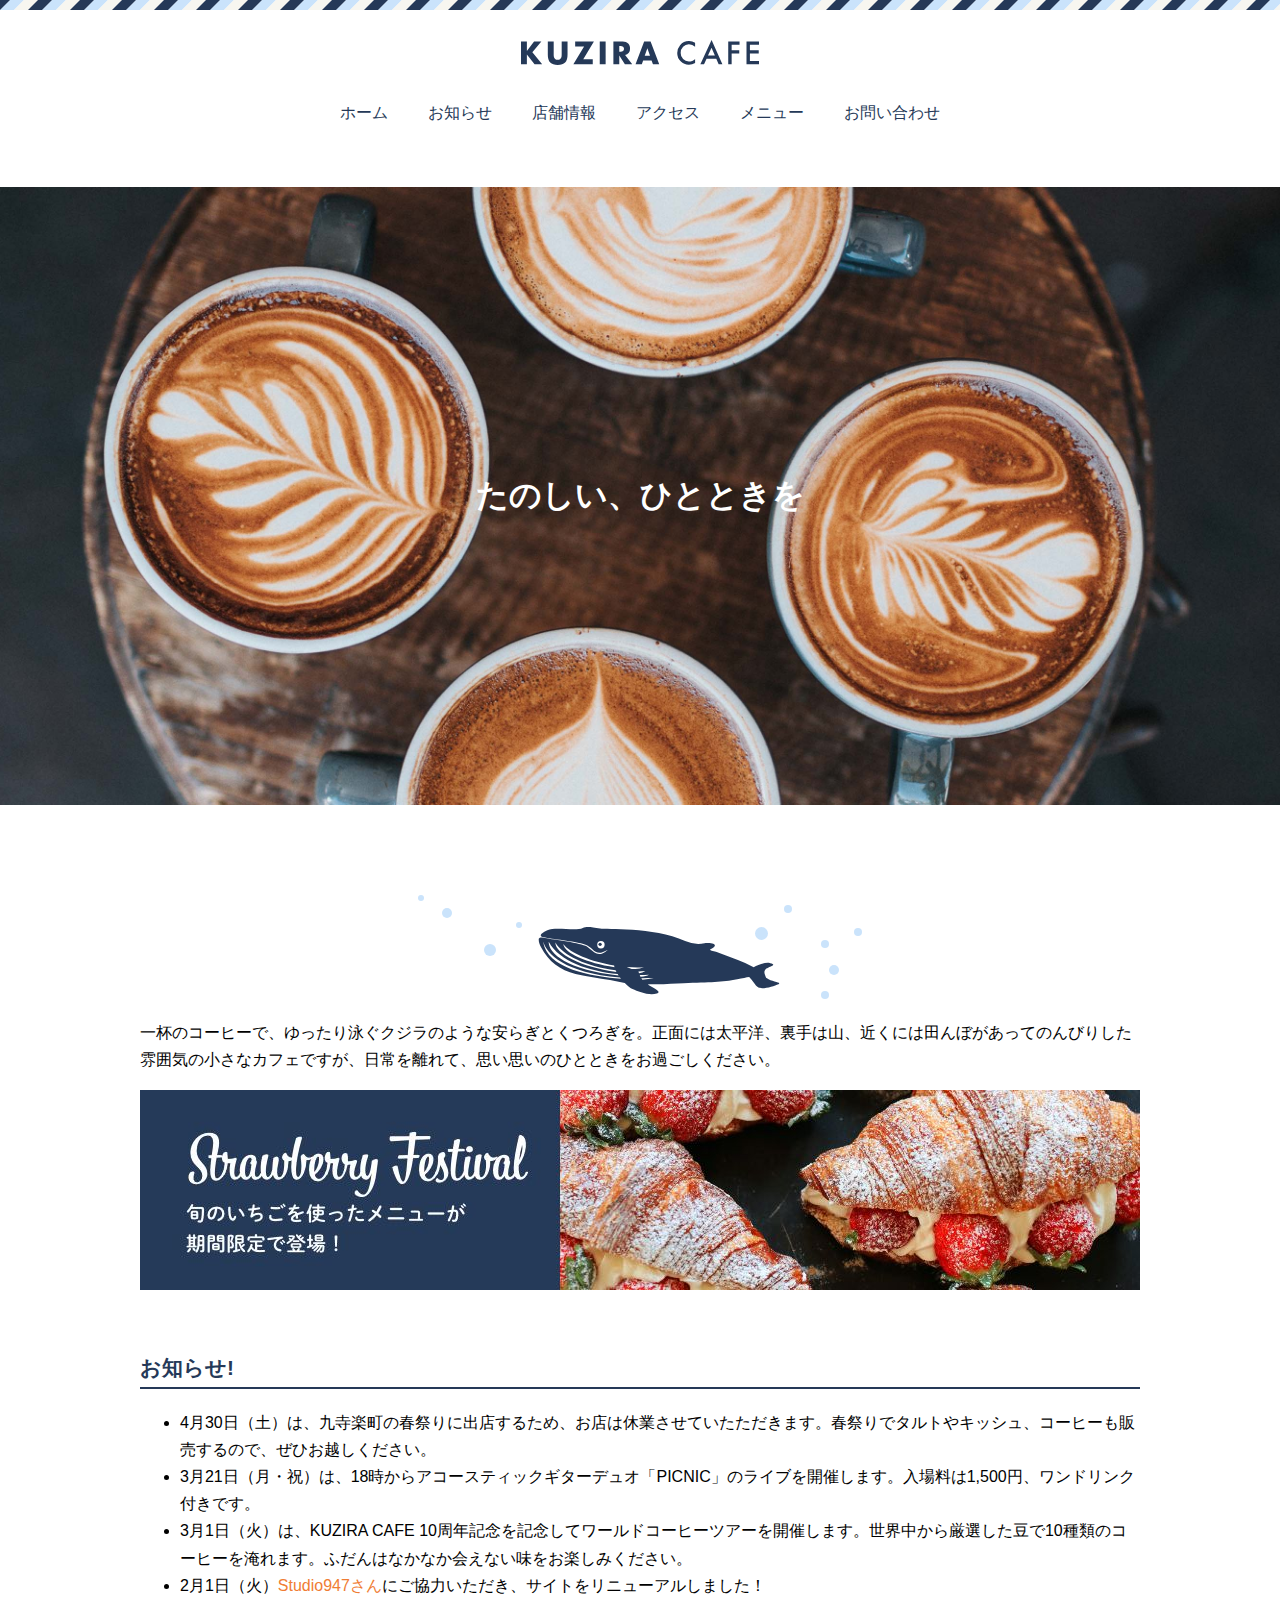
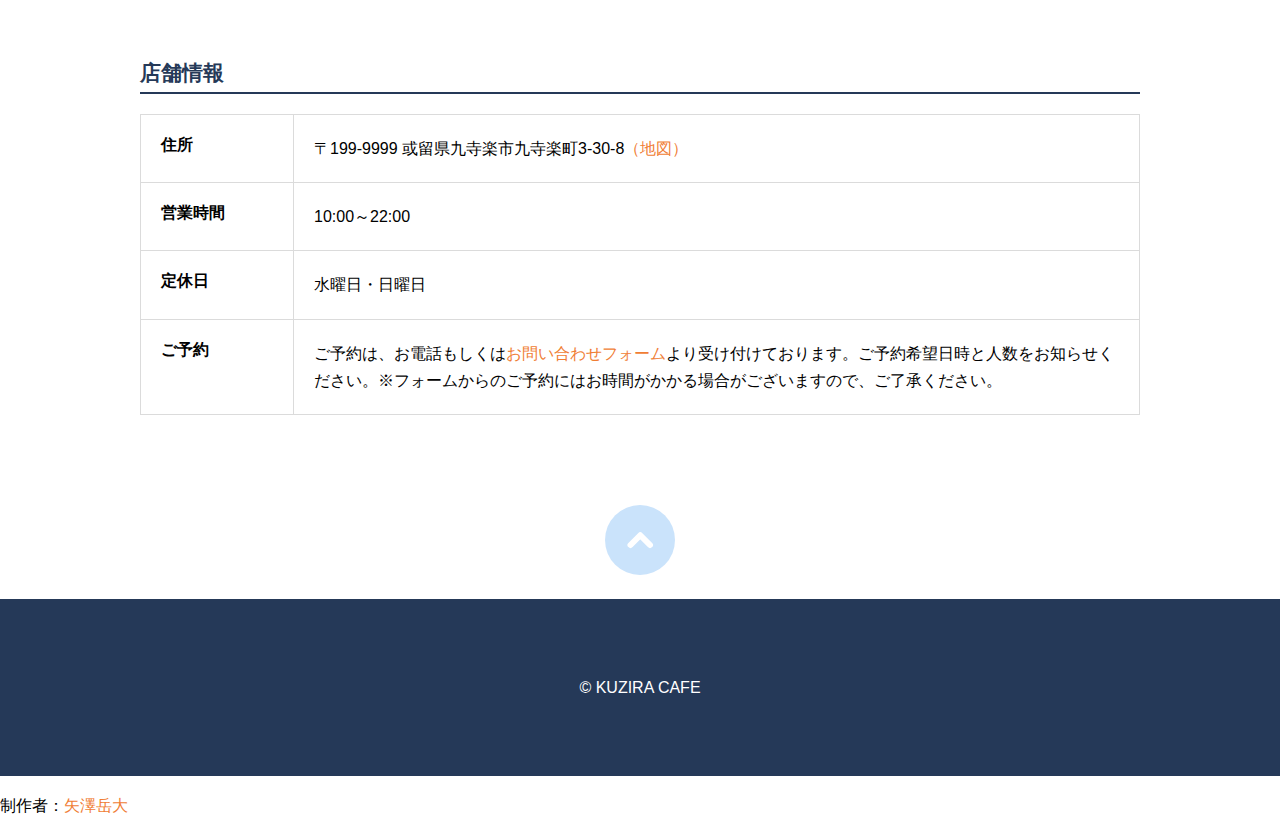
<file: HTML&CSSサンプル/cafe/index.html>
<!DOCTYPE html>
<html>

<head>
    <meta caharaset="UTF-8">
    <title>KUZIRA CAFE</title>
    <link rel="Stylesheet" href="css/style.css">
</head>

<body id="top">
    <header class="header">
        <div class="logo">
            <a href="index.html"><img src="images/logo.svg" alt="KUZIRA CAFE"></a>
        </div>
        <nav class="nav">
            <ul>
                <li><a href="index.html">ホーム</a></li>
                <li><a href="index.html#news">お知らせ</a></li>
                <li><a href="index.html#shop">店舗情報</a></li>
                <li><a href="access.html">アクセス</a></li>
                <li><a href="menu.html">メニュー</a></li>
                <li><a href="contact.html">お問い合わせ</a></li>
            </ul>
        </nav>
    </header>

    <h1 class="hero index">たのしい、ひとときを</h1>

    <main>
        <div class="logo-whale"><img src="images/logo-whale.svg" alt=""></div>
        <p>一杯のコーヒーで、ゆったり泳ぐクジラのような安らぎとくつろぎを。正面には太平洋、裏手は山、近くには田んぼがあってのんびりした雰囲気の小さなカフェですが、日常を離れて、思い思いのひとときをお過ごしください。</p>
        <img src="images/banner.jpg" alt="旬のいちごを使ったメニューが期間限定で登場">
        <div id="news">
            <h2>お知らせ!</h2>
            <ul>
                <li>4月30日（土）は、九寺楽町の春祭りに出店するため、お店は休業させていたただきます。春祭りでタルトやキッシュ、コーヒーも販売するので、ぜひお越しください。</li>
                <li>3月21日（月・祝）は、18時からアコースティックギターデュオ「PICNIC」のライブを開催します。入場料は1,500円、ワンドリンク付きです。</li>
                <li>3月1日（火）は、KUZIRA CAFE 10周年記念を記念してワールドコーヒーツアーを開催します。世界中から厳選した豆で10種類のコーヒーを淹れます。ふだんはなかなか会えない味をお楽しみください。
                </li>
                <li>2月1日（火）<a href="https://studio947.net" target="_blank">Studio947さん</a>にご協力いただき、サイトをリニューアルしました！</li>
            </ul>

        </div>
        <div id="shop">
            <h2>店舗情報</h2>
            <table class="shop-info">
                <tr>
                    <th>住所</th>
                    <td>〒199-9999 或留県九寺楽市九寺楽町3-30-8<a href="access.html">（地図）</a></td>
                </tr>
                <tr>
                    <th>営業時間</th>
                    <td>10:00～22:00</td>
                </tr>
                <tr>
                    <th>定休日</th>
                    <td>水曜日・日曜日</td>
                </tr>
                <tr>
                    <th>ご予約</th>
                    <td>ご予約は、お電話もしくは<a
                            href="contact.html">お問い合わせフォーム</a>より受け付けております。ご予約希望日時と人数をお知らせください。※フォームからのご予約にはお時間がかかる場合がございますので、ご了承ください。
                    </td>
                </tr>

            </table>

        </div>

    </main>
    <footer>
        <div class="gotop">
            <a href="#top"><img src="images/gotop.svg" alt="ページトップへ戻る"></a>
        </div>
        <p class="copyright">&copy; KUZIRA CAFE</p>
        <p>制作者：<a
                href="https://www.google.com/search?q=%E7%9F%A2%E6%BE%A4%E5%B2%B3%E5%A4%A7&sxsrf=AJOqlzWjMPWUdjTpUpdhr2dTXc3witd2GQ%3A1673231846682&source=hp&ei=5n27Y9CbJ__L2roPh9CeqAM&iflsig=AK50M_UAAAAAY7uL9i-qu5z6YD6iAXRYpsRrgz4xhPYt&oq=%E7%9F%A2%E6%BE%A4&gs_lcp=[base64]&sclient=gws-wiz"
                target="blank">矢澤岳大</a></p>
    </footer>
</body>

</html>
</file>
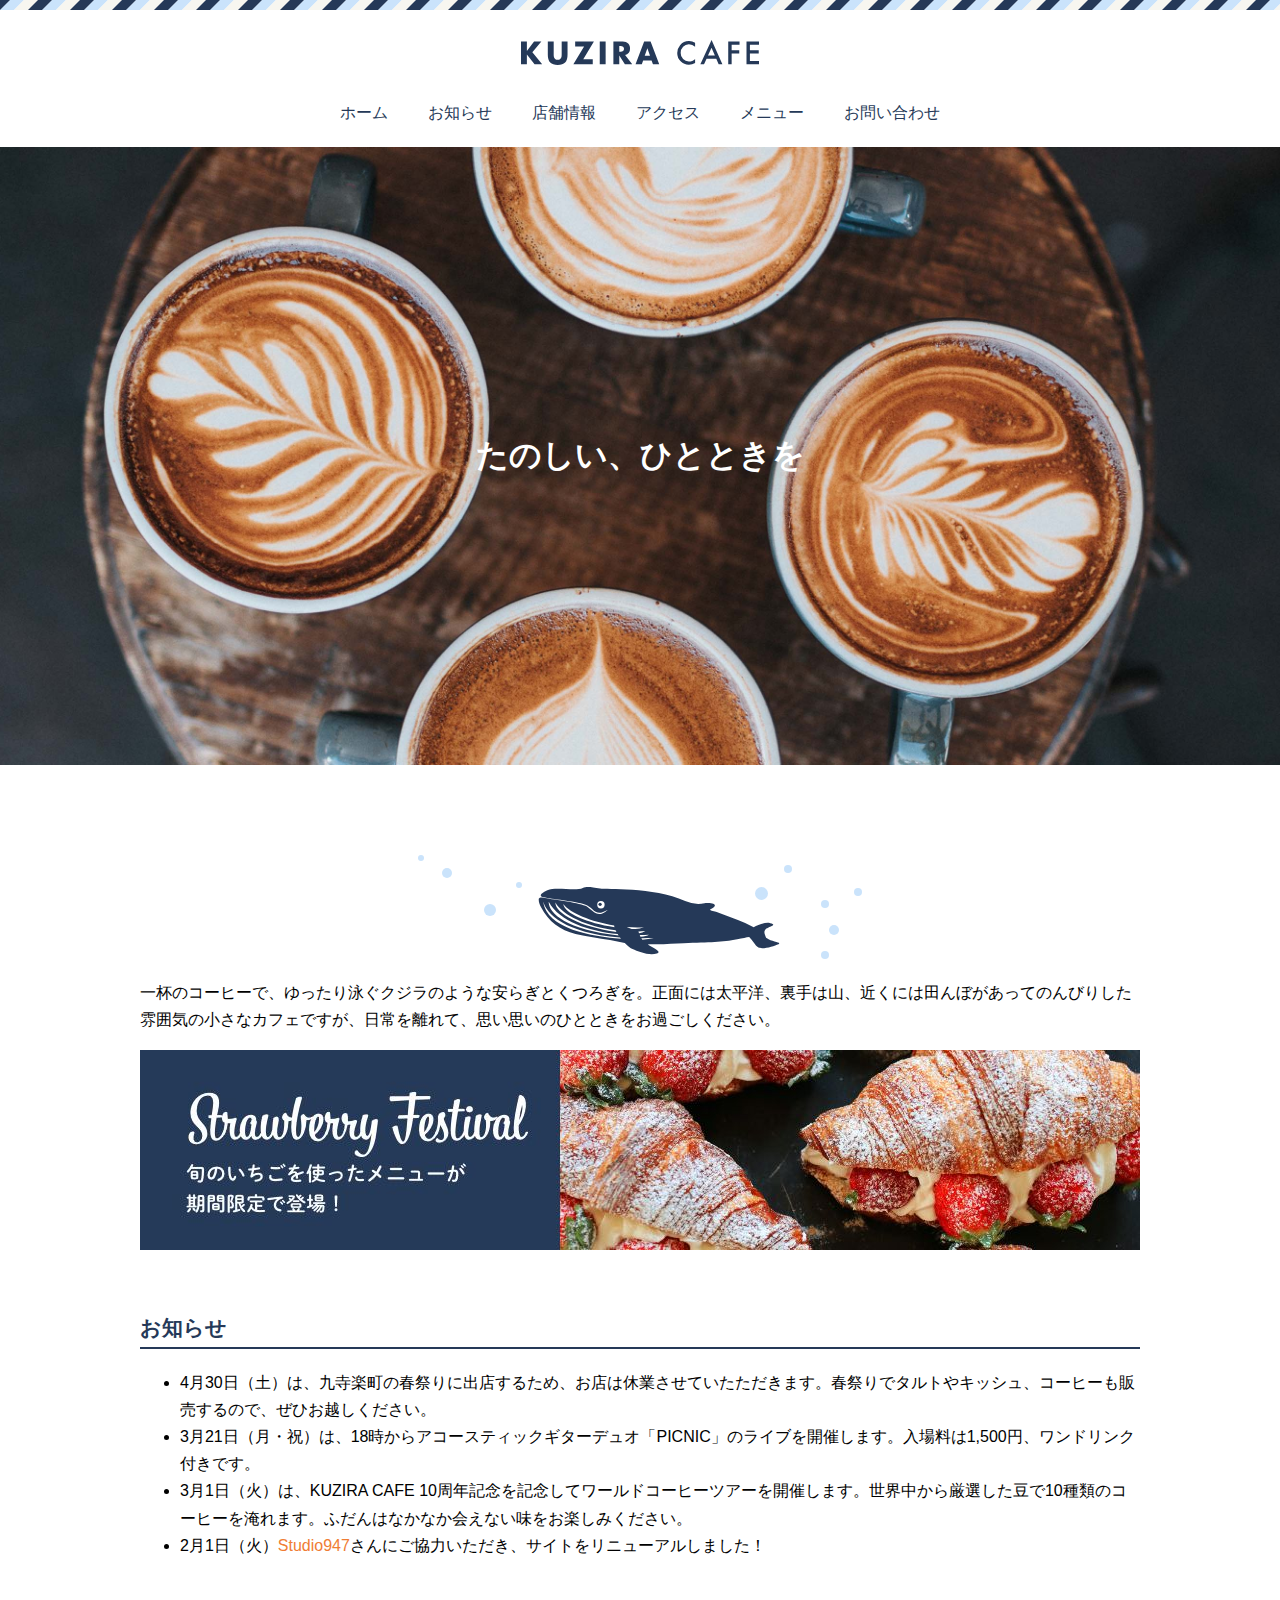
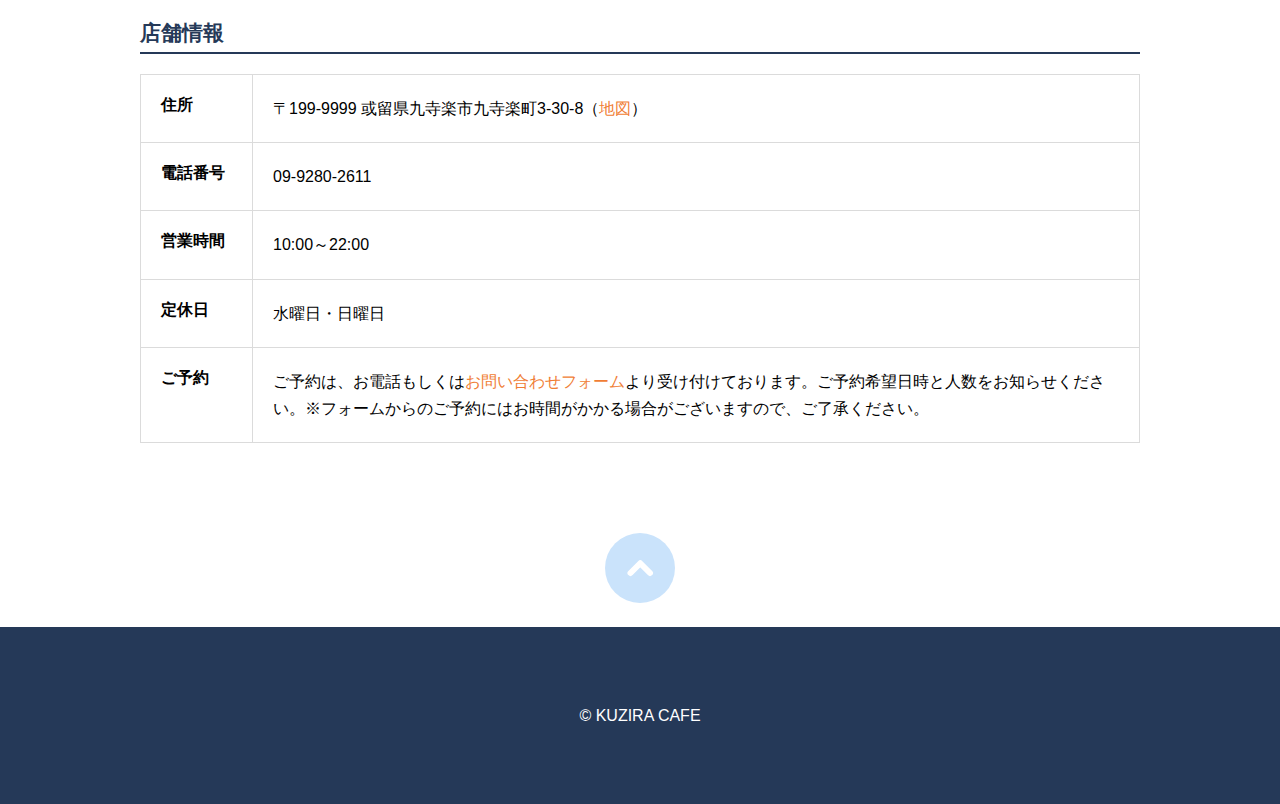
<file: HTML&CSSサンプル/site/index.html>
<!DOCTYPE html>
<html>
<head>
    <meta charset="UTF-8">
    <meta name="viewport" content="width=device-width, initial-scale=1">
    <title>KUZIRA CAFE</title>
    <link rel="stylesheet" href="css/style.css">
</head>
<body id="top">
    <!-- ヘッダー -->
    <header class="header">
        <div class="logo">
            <a href="index.html"><img src="images/logo.svg" alt="KUZIRA CAFE"></a>
        </div>
        <nav class="nav">
            <ul>
                <li><a href="index.html">ホーム</a></li>
                <li><a href="index.html#news">お知らせ</a></li>
                <li><a href="index.html#shop">店舗情報</a></li>
                <li><a href="access.html">アクセス</a></li>
                <li><a href="menu.html">メニュー</a></li>
                <li><a href="contact.html">お問い合わせ</a></li>
            </ul>
        </nav>
    </header>
    <!-- ヘッダーここまで -->
    <h1 class="hero index">たのしい、ひとときを</h1>
    <!-- メイン -->
    <main>
        <div class="logo-whale"><img src="images/logo-whale.svg" alt=""></div>
        <p>一杯のコーヒーで、ゆったり泳ぐクジラのような安らぎとくつろぎを。正面には太平洋、裏手は山、近くには田んぼがあってのんびりした雰囲気の小さなカフェですが、日常を離れて、思い思いのひとときをお過ごしください。</p>
        <img src="images/banner.jpg" alt="旬のいちごを使ったメニューが期間限定で登場！">

        <div id="news">
            <h2>お知らせ</h2>
            <ul>
                <li>4月30日（土）は、九寺楽町の春祭りに出店するため、お店は休業させていたただきます。春祭りでタルトやキッシュ、コーヒーも販売するので、ぜひお越しください。</li>
                <li>3月21日（月・祝）は、18時からアコースティックギターデュオ「PICNIC」のライブを開催します。入場料は1,500円、ワンドリンク付きです。</li>
                <li>3月1日（火）は、KUZIRA CAFE 10周年記念を記念してワールドコーヒーツアーを開催します。世界中から厳選した豆で10種類のコーヒーを淹れます。ふだんはなかなか会えない味をお楽しみください。</li>
                <li>2月1日（火）<a href="https://studio947.net" target="_blank">Studio947</a>さんにご協力いただき、サイトをリニューアルしました！</li>
            </ul>
        </div>

        <div id="shop">
            <h2>店舗情報</h2>
            <table class="shop-info">
                <tr>
                    <th>住所</th>
                    <td>〒199-9999 或留県九寺楽市九寺楽町3-30-8（<a href="access.html">地図</a>）</td>
                </tr>
                <tr>
                    <th>電話番号</th>
                    <td>09-9280-2611</td>
                </tr>
                <tr>
                    <th>営業時間</th>
                    <td>10:00～22:00</td>
                </tr>
                <tr>
                    <th>定休日</th>
                    <td>水曜日・日曜日</td>
                </tr>
                <tr>
                    <th>ご予約</th>
                    <td>ご予約は、お電話もしくは<a href="contact.html">お問い合わせフォーム</a>より受け付けております。ご予約希望日時と人数をお知らせください。※フォームからのご予約にはお時間がかかる場合がございますので、ご了承ください。</td>
                </tr>
            </table>
        </div>
    </main>
    <!-- メインここまで -->
    <!-- フッター -->
    <footer>
        <div class="gotop">
            <a href="#top"><img src="images/gotop.svg" alt="ページトップへ戻る"></a>
        </div>
        <p class="copyright">&copy; KUZIRA CAFE</p>
    </footer>
    <!-- フッターここまで -->
</body>
</html>
</file>
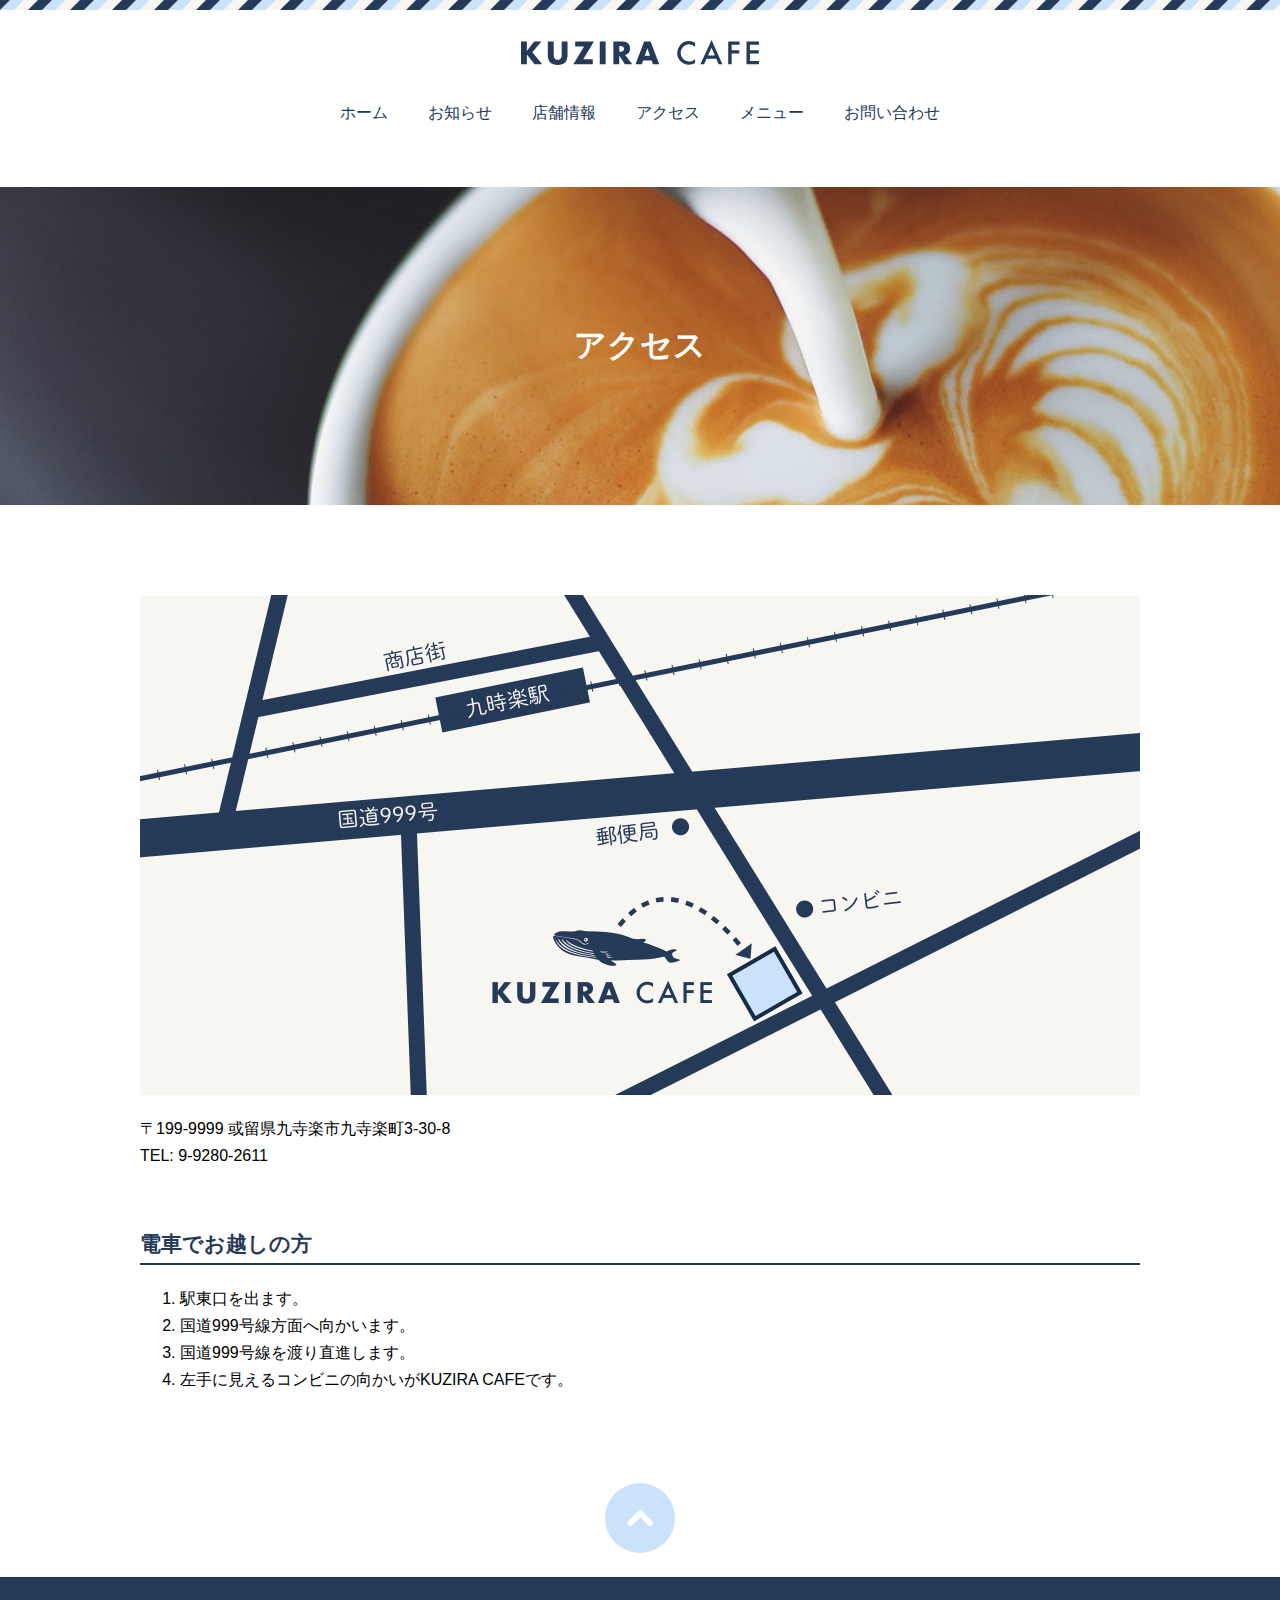
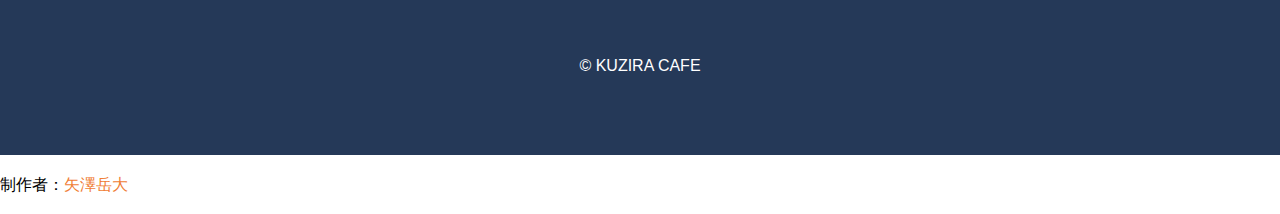
<file: HTML&CSSサンプル/cafe/access.html>
<!DOCTYPE html>
<html>

<head>
    <meta caharaset="UTF-8">
    <title>アクセス | KUZIRA CAFE</title>
    <link rel="Stylesheet" href="css/style.css">
</head>

<body id="top">
    <header class="header">
        <div class="logo">
            <a href="index.html"><img src="images/logo.svg" alt="KUZIRA CAFE"></a>
        </div>
        <nav class="nav">
            <ul>
                <li><a href="index.html">ホーム</a></li>
                <li><a href="index.html#news">お知らせ</a></li>
                <li><a href="index.html#shop">店舗情報</a></li>
                <li><a href="access.html">アクセス</a></li>
                <li><a href="menu.html">メニュー</a></li>
                <li><a href="contact.html">お問い合わせ</a></li>
            </ul>
        </nav>
    </header>

    <h1 class="hero access">アクセス</h1>

    <main>
        <img src="images/map.png" alt="地図">
        <p>
            〒199-9999 或留県九寺楽市九寺楽町3-30-8<br>
            TEL: 9-9280-2611
        </p>
        <h2>電車でお越しの方</h2>
        <ol>
            <li>駅東口を出ます。</li>
            <li>国道999号線方面へ向かいます。</li>
            <li>国道999号線を渡り直進します。</li>
            <li>左手に見えるコンビニの向かいがKUZIRA CAFEです。</li>
        </ol>


    </main>
    <footer>
        <div class="gotop">
            <a href="#top"><img src="images/gotop.svg" alt="ページトップへ戻る"></a>
        </div>
        <p class="copyright">&copy; KUZIRA CAFE</p>
        <p>制作者：<a
                href="https://www.google.com/search?q=%E7%9F%A2%E6%BE%A4%E5%B2%B3%E5%A4%A7&sxsrf=AJOqlzWjMPWUdjTpUpdhr2dTXc3witd2GQ%3A1673231846682&source=hp&ei=5n27Y9CbJ__L2roPh9CeqAM&iflsig=AK50M_UAAAAAY7uL9i-qu5z6YD6iAXRYpsRrgz4xhPYt&oq=%E7%9F%A2%E6%BE%A4&gs_lcp=[base64]&sclient=gws-wiz"
                target="blank">矢澤岳大</a></p>
    </footer>
</body>

</html>
</file>
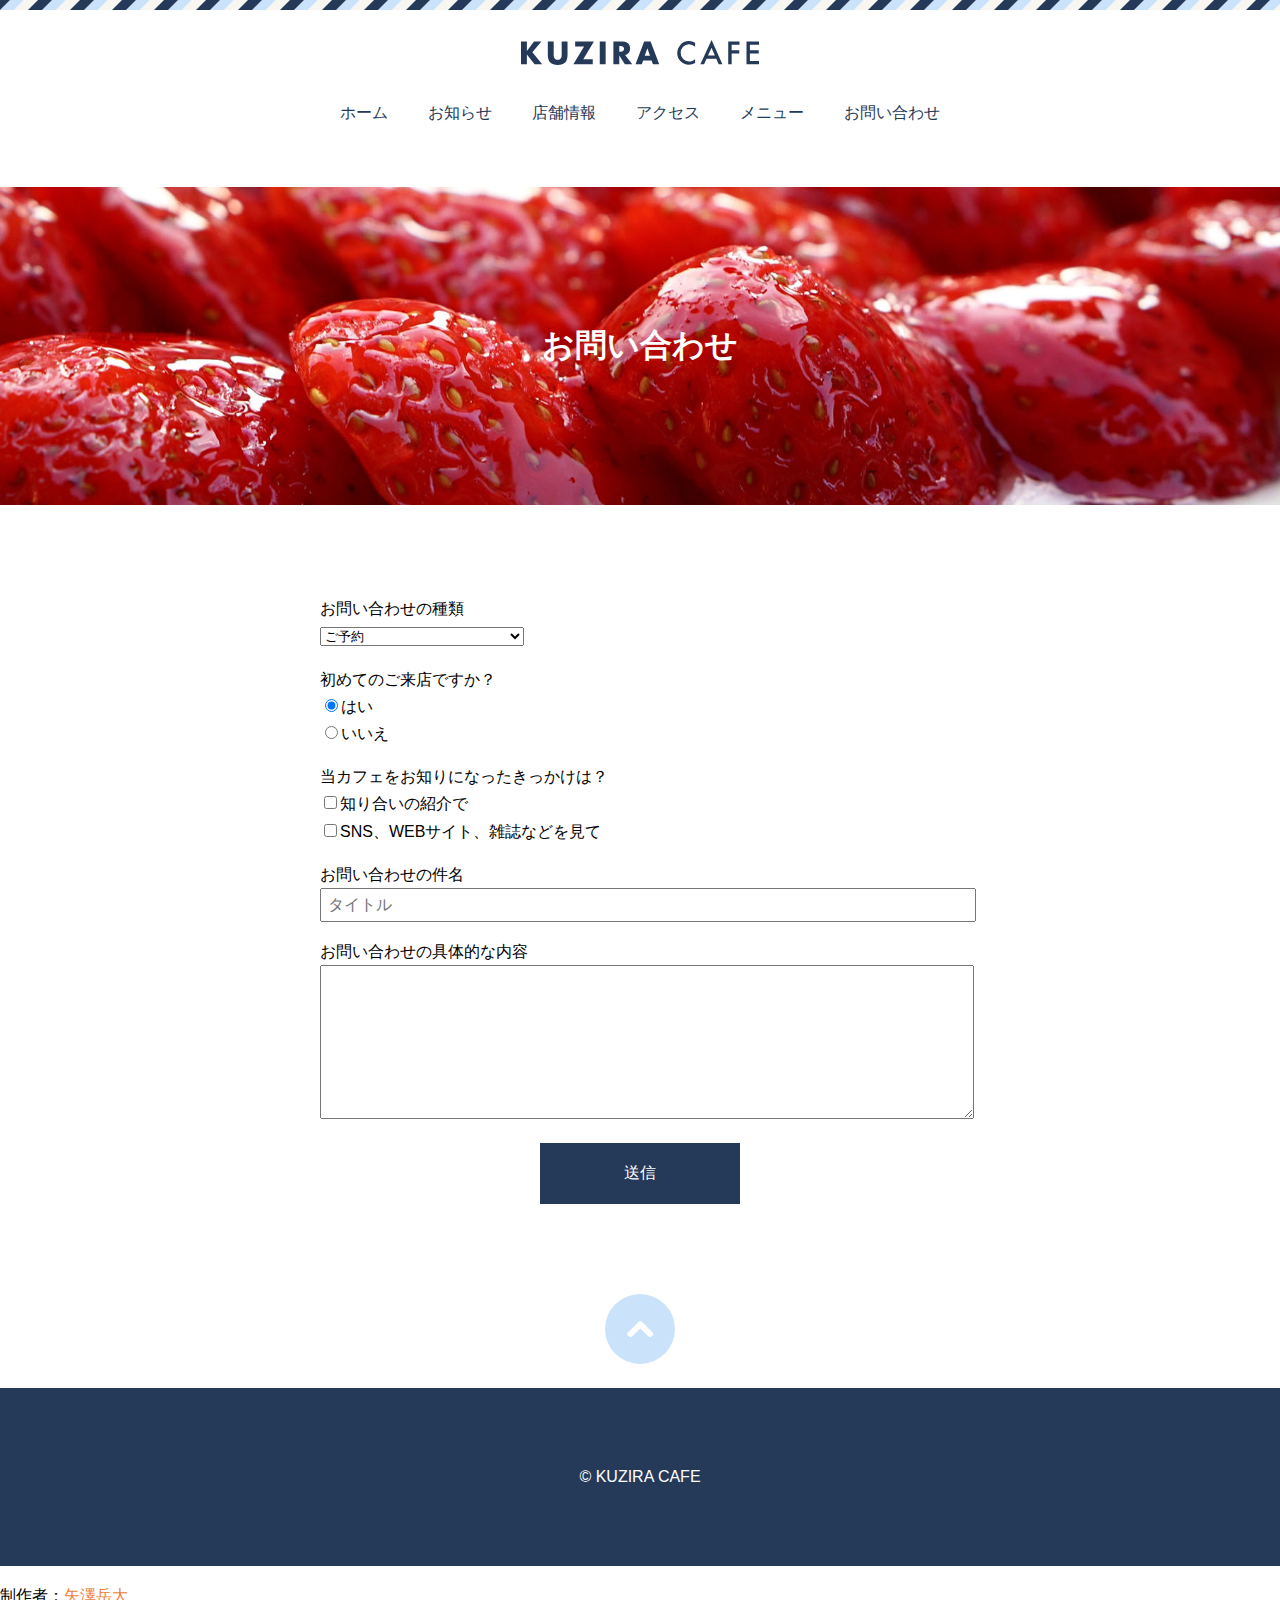
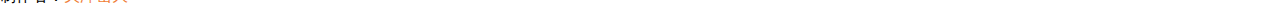
<file: HTML&CSSサンプル/cafe/contact.html>
<!DOCTYPE html>
<html>

<head>
    <meta caharaset="UTF-8">
    <title>お問い合わせ | KUZIRA CAFE</title>
    <link rel="Stylesheet" href="css/style.css">
</head>

<body id="top">
    <header class="header">
        <div class="logo">
            <a href="index.html"><img src="images/logo.svg" alt="KUZIRA CAFE"></a>
        </div>
        <nav class="nav">
            <ul>
                <li><a href="index.html">ホーム</a></li>
                <li><a href="index.html#news">お知らせ</a></li>
                <li><a href="index.html#shop">店舗情報</a></li>
                <li><a href="access.html">アクセス</a></li>
                <li><a href="menu.html">メニュー</a></li>
                <li><a href="contact.html">お問い合わせ</a></li>
            </ul>
        </nav>
    </header>

    <h1 class="hero contact">お問い合わせ</h1>

    <main>
        <form action="result.html">
            <p>
                <label for="kind">お問い合わせの種類</label><br>
                <select name="kind" id="kind">
                    <option value="1">ご予約</option>
                    <option value="2">イベントに関するお問い合わせ</option>
                    <option value="3">その他</option>
                </select>
            </p>
            <p>
                初めてのご来店ですか？<br>
                <label><input type="radio" name="first" value="yes" checked>はい<br></label>
                <label><input type="radio" name="first" value="no">いいえ</label>
            </p>
            <p>
                当カフェをお知りになったきっかけは？<br>
                <label><input type="checkbox" name="how" value="friend">知り合いの紹介で<br></label>
                <label><input type="checkbox" name="how" value="magazine">SNS、WEBサイト、雑誌などを見て</label>
            </p>
            <p>
                <label for="subject">お問い合わせの件名<br></label>
                <input type="text" name="subject" placeholder="タイトル" id="subject">
            </p>
            <p>
                <label>お問い合わせの具体的な内容<br>
                <textarea name="message"></textarea></label>
            </p>
            <p class="submit">
                <input type="submit" value="送信">
            </p>
        </form>
    </main>

    <footer>
        <div class="gotop">
            <a href="#top"><img src="images/gotop.svg" alt="ページトップへ戻る"></a>
        </div>
        <p class="copyright">&copy; KUZIRA CAFE</p>
        <p>制作者：<a
                href="https://www.google.com/search?q=%E7%9F%A2%E6%BE%A4%E5%B2%B3%E5%A4%A7&sxsrf=AJOqlzWjMPWUdjTpUpdhr2dTXc3witd2GQ%3A1673231846682&source=hp&ei=5n27Y9CbJ__L2roPh9CeqAM&iflsig=AK50M_UAAAAAY7uL9i-qu5z6YD6iAXRYpsRrgz4xhPYt&oq=%E7%9F%A2%E6%BE%A4&gs_lcp=[base64]&sclient=gws-wiz"
                target="blank">矢澤岳大</a></p>
    </footer>
</body>

</html>
</file>
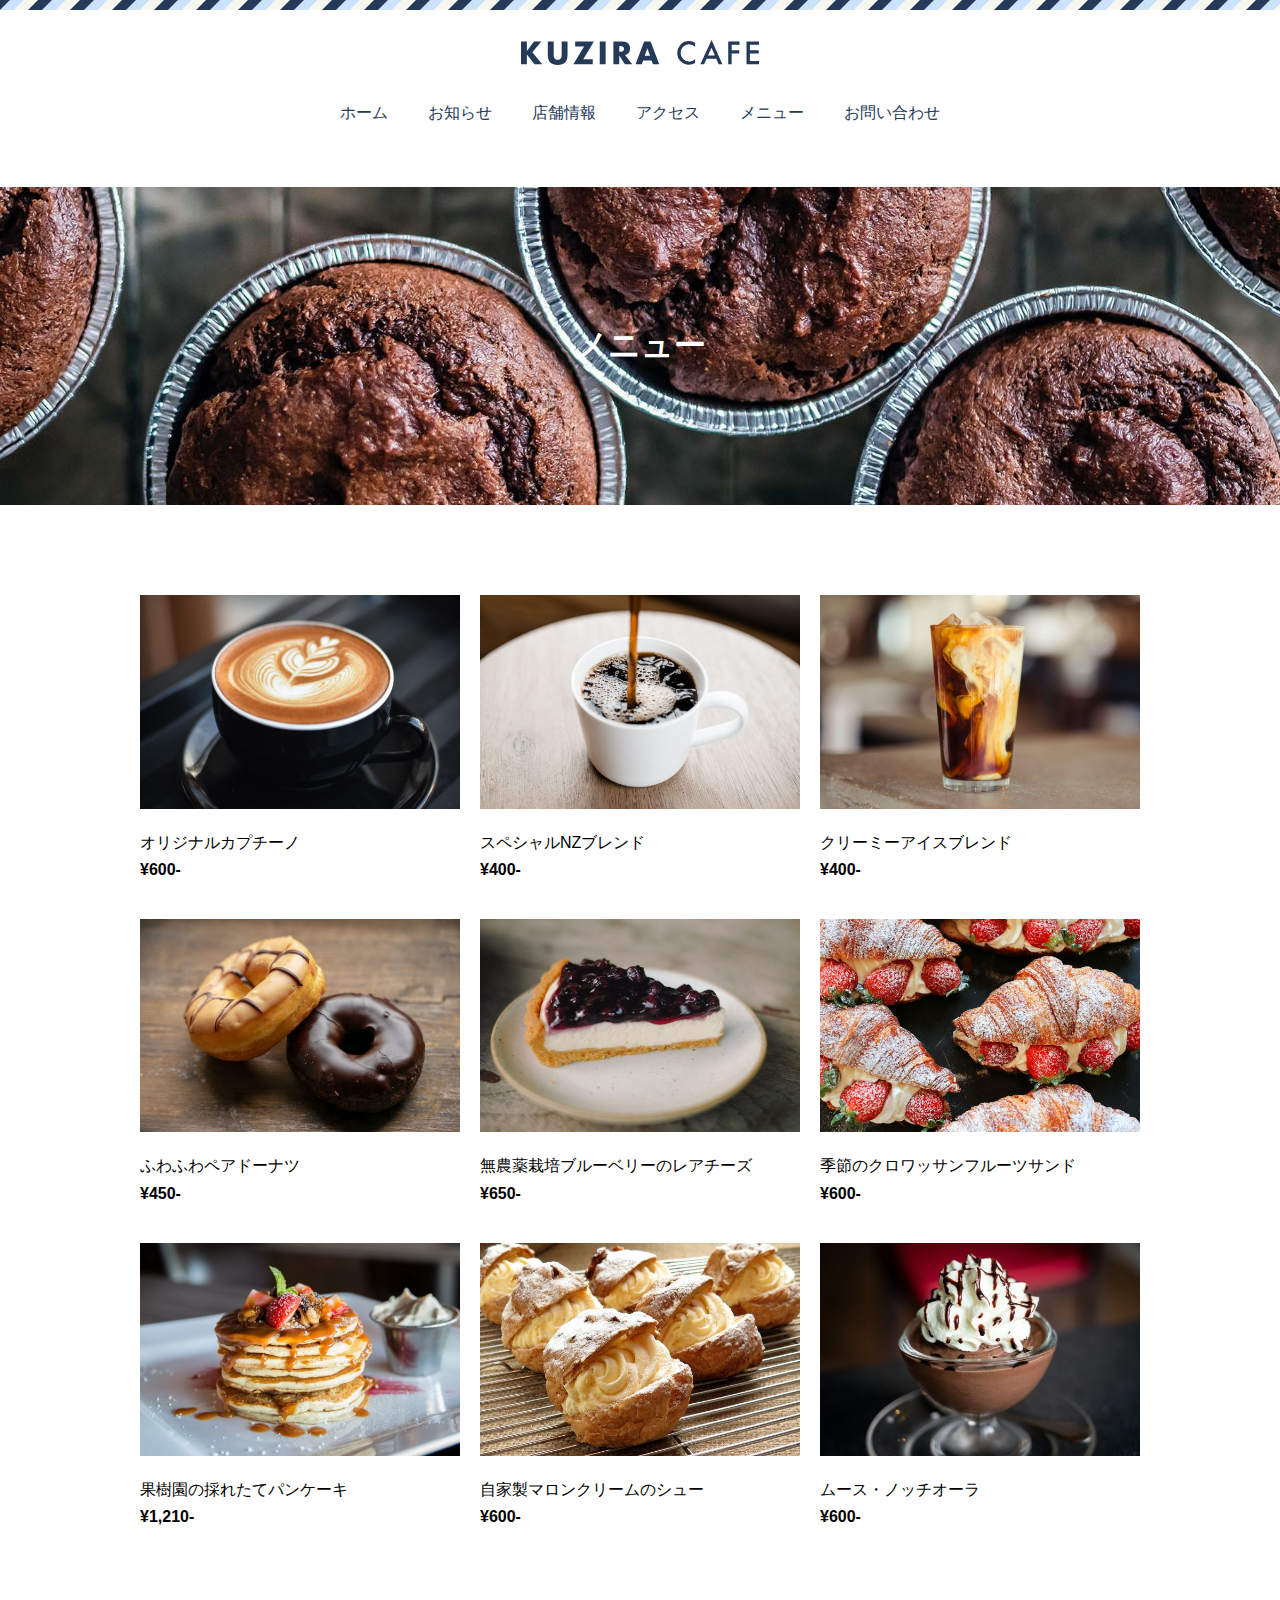
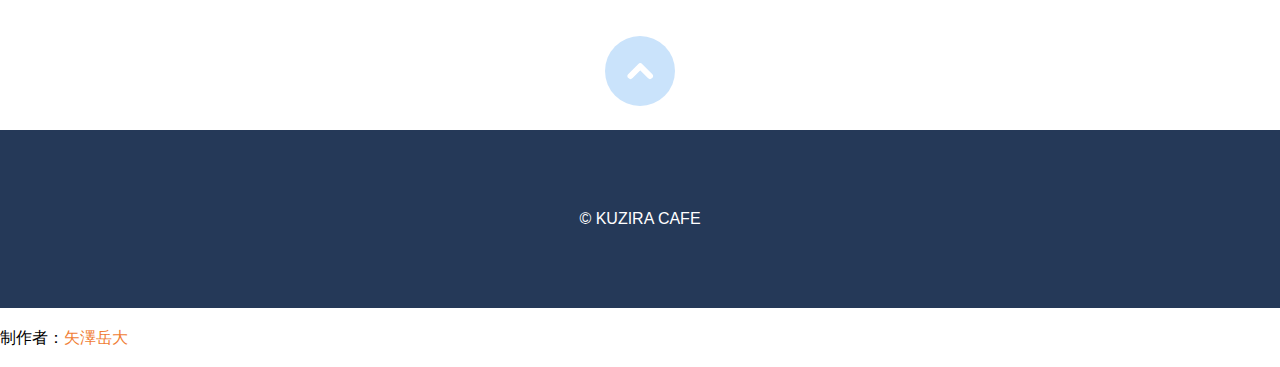
<file: HTML&CSSサンプル/cafe/menu.html>
<!DOCTYPE html>
<html>

<head>
    <meta caharaset="UTF-8">
    <title>メニュー | KUZIRA CAFE</title>
    <link rel="Stylesheet" href="css/style.css">
</head>

<body id="top">
    <header class="header">
        <div class="logo">
            <a href="index.html"><img src="images/logo.svg" alt="KUZIRA CAFE"></a>
        </div>
        <nav class="nav">
            <ul>
                <li><a href="index.html">ホーム</a></li>
                <li><a href="index.html#news">お知らせ</a></li>
                <li><a href="index.html#shop">店舗情報</a></li>
                <li><a href="access.html">アクセス</a></li>
                <li><a href="menu.html">メニュー</a></li>
                <li><a href="contact.html">お問い合わせ</a></li>
            </ul>
        </nav>
    </header>

    <h1 class="hero menu">メニュー</h1>

    <main>
        <div class="items">
            <div class="item">
                <img src="images/item1.jpg" alt="">
                <p>
                    オリジナルカプチーノ<br>
                    <strong>¥600-</strong>
                </p>
            </div>
            <div class="item">
                <img src="images/item2.jpg" alt="">
                <p>
                    スペシャルNZブレンド<br>
                    <strong>¥400-</strong>
                </p>
            </div>
            <div class="item">
                <img src="images/item3.jpg" alt="">
                <p>
                    クリーミーアイスブレンド<br>
                    <strong> ¥400-</strong>
                </p>
            </div>
            <div class="item">
                <img src="images/item4.jpg" alt="">
                <p>
                    ふわふわペアドーナツ<br>
                    <strong>¥450-</strong>
                </p>
            </div>
            <div class="item">
                <img src="images/item5.jpg" alt="">
                <p>
                    無農薬栽培ブルーベリーのレアチーズ<br>
                    <strong> ¥650-</strong>
                </p>
            </div>
            <div class="item">
                <img src="images/item6.jpg" alt="">
                <p>
                    季節のクロワッサンフルーツサンド<br>
                    <strong> ¥600-</strong>
                </p>
            </div>
            <div class="item">
                <img src="images/item7.jpg" alt="">
                <p>
                    果樹園の採れたてパンケーキ<br>
                    <strong>¥1,210-</strong>
                </p>
            </div>
            <div class="item">
                <img src="images/item8.jpg" alt="">
                <p>
                    自家製マロンクリームのシュー<br>
                    <strong>¥600-</strong>
                </p>
            </div>
            <div class="item">
                <img src="images/item9.jpg" alt="">
                <p>
                    ムース・ノッチオーラ<br>
                    <strong>¥600-</strong>
                </p>
            </div>
        </div>
    </main>

    <footer>
        <div class="gotop">
            <a href="#top"><img src="images/gotop.svg" alt="ページトップへ戻る"></a>
        </div>
        <p class="copyright">&copy; KUZIRA CAFE</p>
        <p>制作者：<a
                href="https://www.google.com/search?q=%E7%9F%A2%E6%BE%A4%E5%B2%B3%E5%A4%A7&sxsrf=AJOqlzWjMPWUdjTpUpdhr2dTXc3witd2GQ%3A1673231846682&source=hp&ei=5n27Y9CbJ__L2roPh9CeqAM&iflsig=AK50M_UAAAAAY7uL9i-qu5z6YD6iAXRYpsRrgz4xhPYt&oq=%E7%9F%A2%E6%BE%A4&gs_lcp=[base64]&sclient=gws-wiz"
                target="blank">矢澤岳大</a></p>
    </footer>
</body>

</html>
</file>
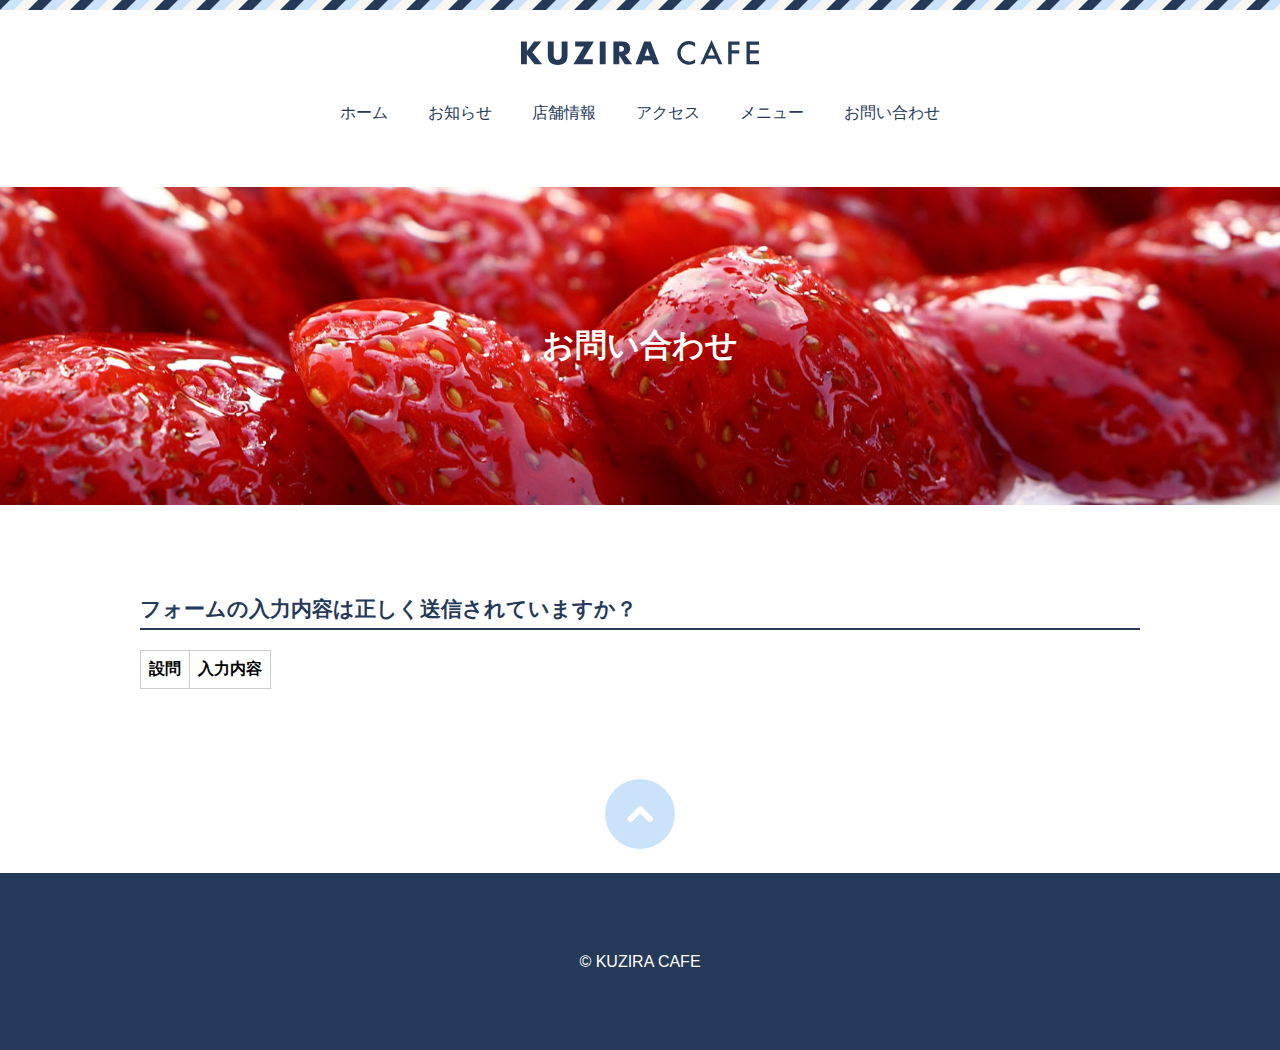
<file: HTML&CSSサンプル/cafe/result.html>
<!DOCTYPE html>
<html>
<head>
    <meta charset="UTF-8">
    <meta http-equiv="X-UA-Compatible" content="IE=edge">
    <meta name="viewport" content="width=device-width, initial-scale=1">
    <title>フォーム入力内容の確認 | KUZIRA CAFE</title>
    <link rel="stylesheet" href="css/style.css">
    <style>
        .result {
            border-collapse: collapse;
        }
        .result th, .result td {
            border: 1px solid #ccc;
            padding: 8px;
        }
    </style>
</head>
<body id="top">
    <!-- ヘッダー -->
    <header class="header">
        <div class="logo">
            <div class="logomark"><a href="index.html"><img src="images/logo.svg" alt="KUZIRA CAFE"></a></div>
        </div>
        <nav class="nav">
            <ul>
                <li><a href="index.html">ホーム</a></li>
                <li><a href="index.html#news">お知らせ</a></li>
                <li><a href="index.html#shop">店舗情報</a></li>
                <li><a href="access.html">アクセス</a></li>
                <li><a href="menu.html">メニュー</a></li>
                <li><a href="contact.html">お問い合わせ</a></li>
            </ul>
        </nav>
    </header>
    <!-- ヘッダーここまで -->
    <!-- 見出し&ヒーロー -->
    <h1 class="hero contact">お問い合わせ</h1>
    <!-- 見出し&ヒーローここまで -->
    <!-- メイン -->
    <main>
        <h2>フォームの入力内容は正しく送信されていますか？</h2>
        <table id="result" class="result">
            <tr>
                <th>設問</th>
                <th>入力内容</th>
            </tr>
        </table>
    </main>
    <!-- メインここまで -->
    <!-- フッター -->
    <footer>
        <div class="gotop">
            <a href="#top"><img src="images/gotop.svg" alt="ページトップへ戻る"></a>
        </div>
        <p class="copyright">&copy; KUZIRA CAFE</p>
    </footer>
    <!-- フッターここまで -->
    <script>
        'use strict';

        const render = function(q) {
            const parent = document.getElementById('result');
            for (const item of q) {
                parent.insertAdjacentHTML('beforeend', `<tr><td>${item[0]}</td><td>${item[1]}</td></tr>`);
            }
        }

        window.addEventListener('DOMContentLoaded', (e) => {
            try {
                const urlParam = decodeURIComponent(location.search.replace(/\+/g, ' ')).slice(1);
                const qList = urlParam.split('&');
                const queries = [];
                for (const item of qList) {
                    const split = item.split('=');
                    queries.push([split[0], split[1].split('<').join('&lt;').split('>').join('&gt;')]);
                }
                render(queries);
            } catch(err) {
                console.log(err);
            }
        });
    </script>
</body>
</html>
</file>
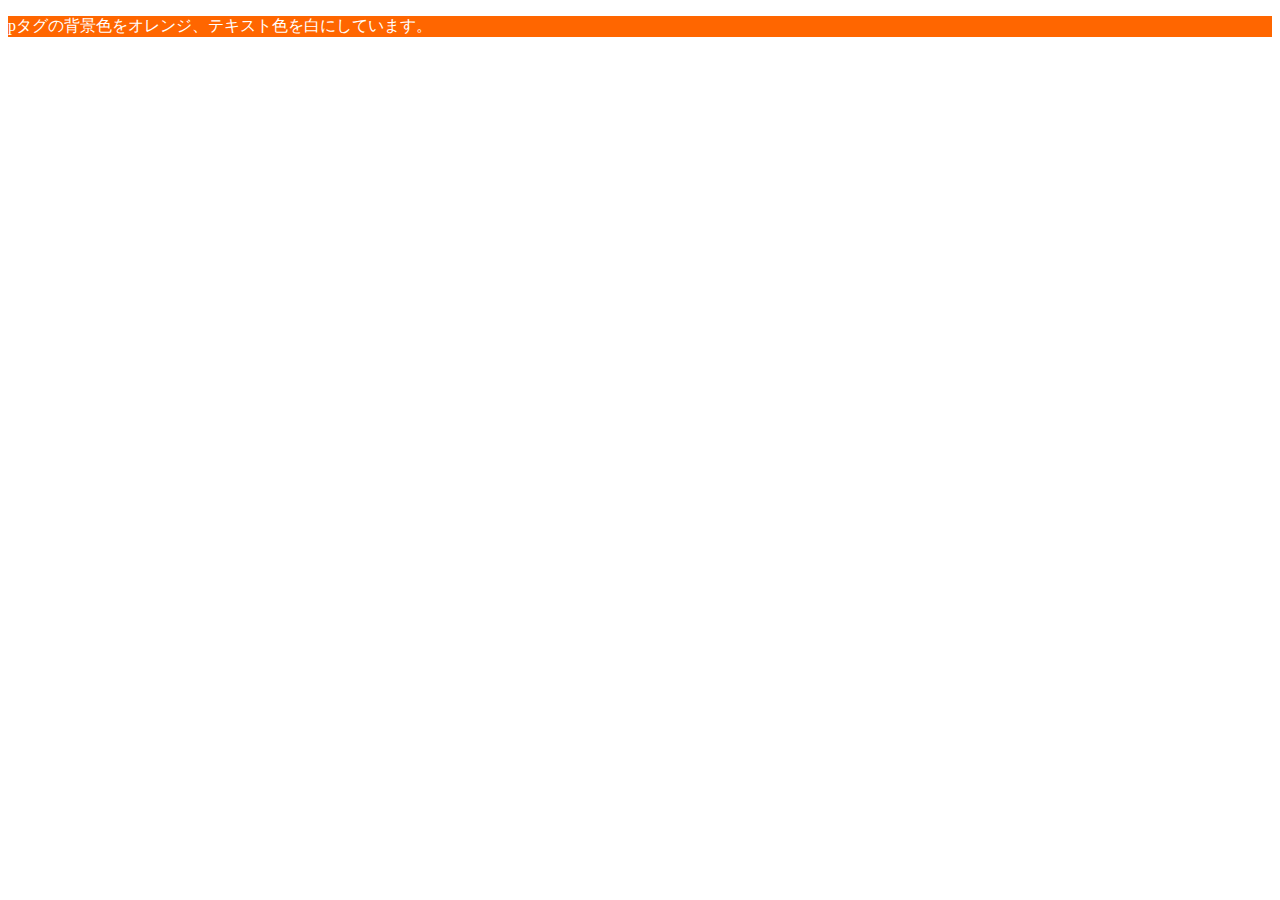
<file: HTML&CSSサンプル/extra/csssample.html>
<!DOCTYPE html>
<html>
<head>
    <meta charset="UTF-8">
    <title>簡単なCSSの例</title>
    <style>
    p {
        background-color: #FF6600;
        color: #ffffff;
    }
    </style>
</head>
<body>
    <p>pタグの背景色をオレンジ、テキスト色を白にしています。</p>
</body>
</html>
</file>
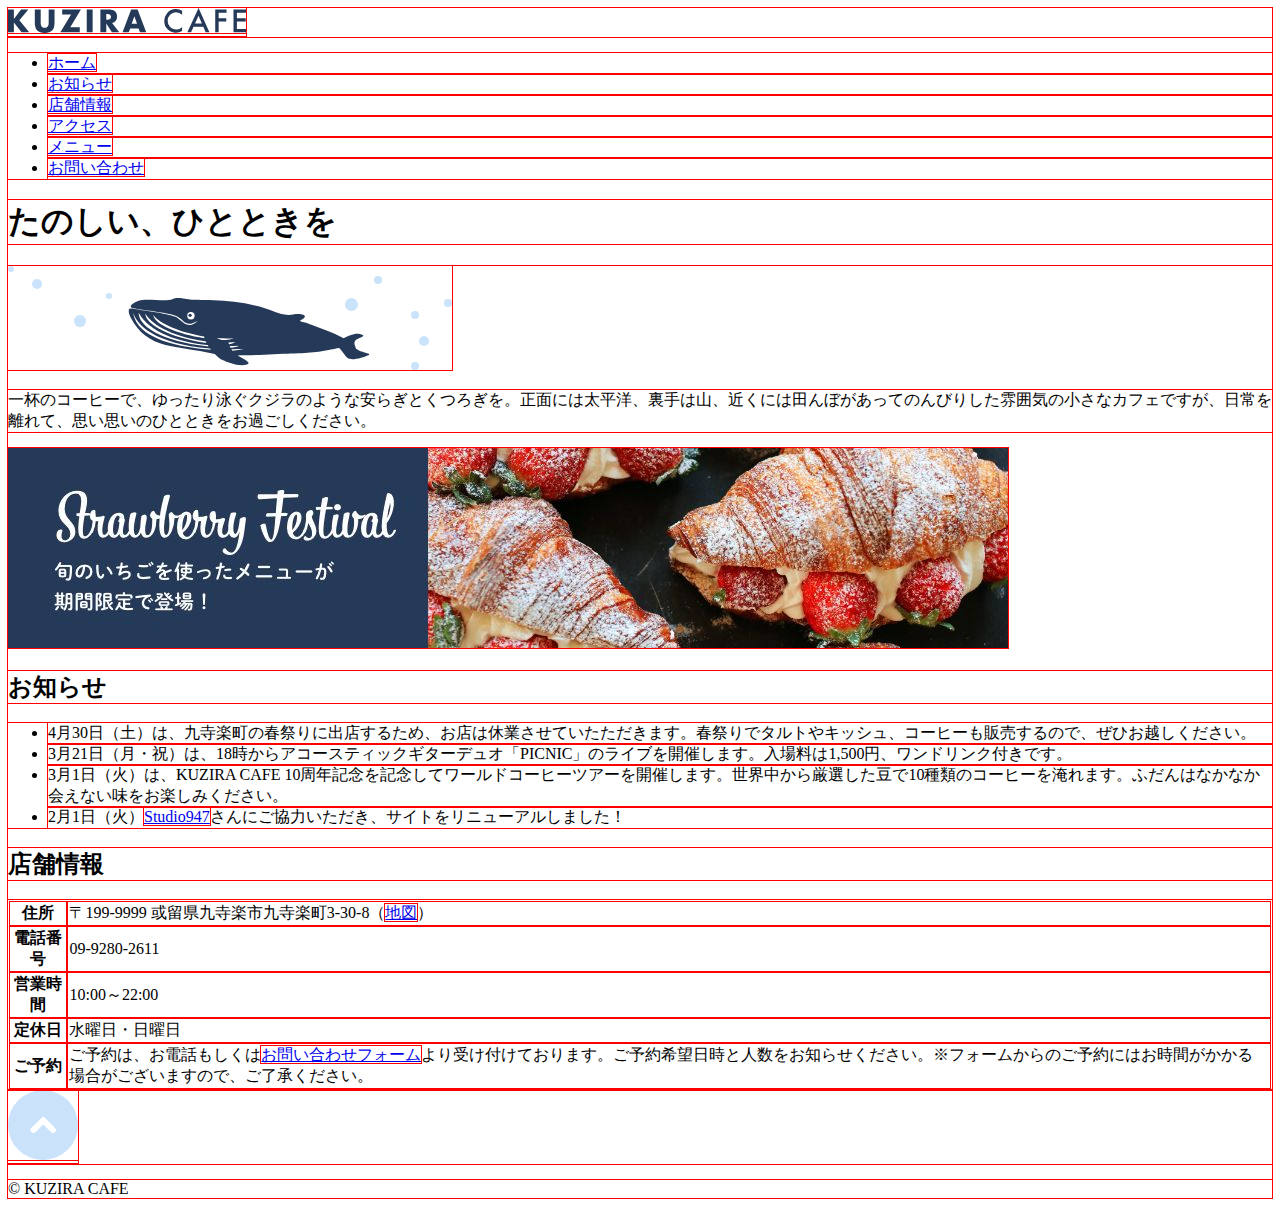
<file: HTML&CSSサンプル/extra/index-outline.html>
<!DOCTYPE html>
<html>
<head>
    <meta charset="UTF-8">
    <title>KUZIRA CAFE</title>
    <style>
    * {
        outline: 1px solid #ff0000;
    }
    </style>
</head>
<body>
    <!-- ヘッダー -->
    <header>
        <div>
            <a href="index.html"><img src="images/logo.svg" alt="KUZIRA CAFE"></a>
        </div>
        <nav>
            <ul>
                <li><a href="index.html">ホーム</a></li>
                <li><a href="index.html#news">お知らせ</a></li>
                <li><a href="index.html#shop">店舗情報</a></li>
                <li><a href="access.html">アクセス</a></li>
                <li><a href="menu.html">メニュー</a></li>
                <li><a href="contact.html">お問い合わせ</a></li>
            </ul>
        </nav>
    </header>
    <!-- ヘッダーここまで -->
    <h1>たのしい、ひとときを</h1>
    <!-- メイン -->
    <main>
        <img src="images/logo-whale.svg" alt="">
        <p>一杯のコーヒーで、ゆったり泳ぐクジラのような安らぎとくつろぎを。正面には太平洋、裏手は山、近くには田んぼがあってのんびりした雰囲気の小さなカフェですが、日常を離れて、思い思いのひとときをお過ごしください。</p>
        <img src="images/banner.jpg" alt="旬のいちごを使ったメニューが期間限定で登場！">

        <div id="news">
            <h2>お知らせ</h2>
            <ul>
                <li>4月30日（土）は、九寺楽町の春祭りに出店するため、お店は休業させていたただきます。春祭りでタルトやキッシュ、コーヒーも販売するので、ぜひお越しください。</li>
                <li>3月21日（月・祝）は、18時からアコースティックギターデュオ「PICNIC」のライブを開催します。入場料は1,500円、ワンドリンク付きです。</li>
                <li>3月1日（火）は、KUZIRA CAFE 10周年記念を記念してワールドコーヒーツアーを開催します。世界中から厳選した豆で10種類のコーヒーを淹れます。ふだんはなかなか会えない味をお楽しみください。</li>
                <li>2月1日（火）<a href="https://studio947.net" target="_blank">Studio947</a>さんにご協力いただき、サイトをリニューアルしました！</li>
            </ul>
        </div>

        <div id="shop">
            <h2>店舗情報</h2>
            <table>
                <tr>
                    <th>住所</th>
                    <td>〒199-9999 或留県九寺楽市九寺楽町3-30-8（<a href="access.html">地図</a>）</td>
                </tr>
                <tr>
                    <th>電話番号</th>
                    <td>09-9280-2611</td>
                </tr>
                <tr>
                    <th>営業時間</th>
                    <td>10:00～22:00</td>
                </tr>
                <tr>
                    <th>定休日</th>
                    <td>水曜日・日曜日</td>
                </tr>
                <tr>
                    <th>ご予約</th>
                    <td>ご予約は、お電話もしくは<a href="contact.html">お問い合わせフォーム</a>より受け付けております。ご予約希望日時と人数をお知らせください。※フォームからのご予約にはお時間がかかる場合がございますので、ご了承ください。</td>
                </tr>
            </table>
        </div>
    </main>
    <!-- メインここまで -->
    <!-- フッター -->
     <footer>
        <div>
            <a href="#top"><img src="images/gotop.svg" alt="ページトップへ戻る"></a>
        </div>
        <p>&copy; KUZIRA CAFE</p>
    </footer>
    <!-- フッターここまで -->
</body>
</html>
</file>
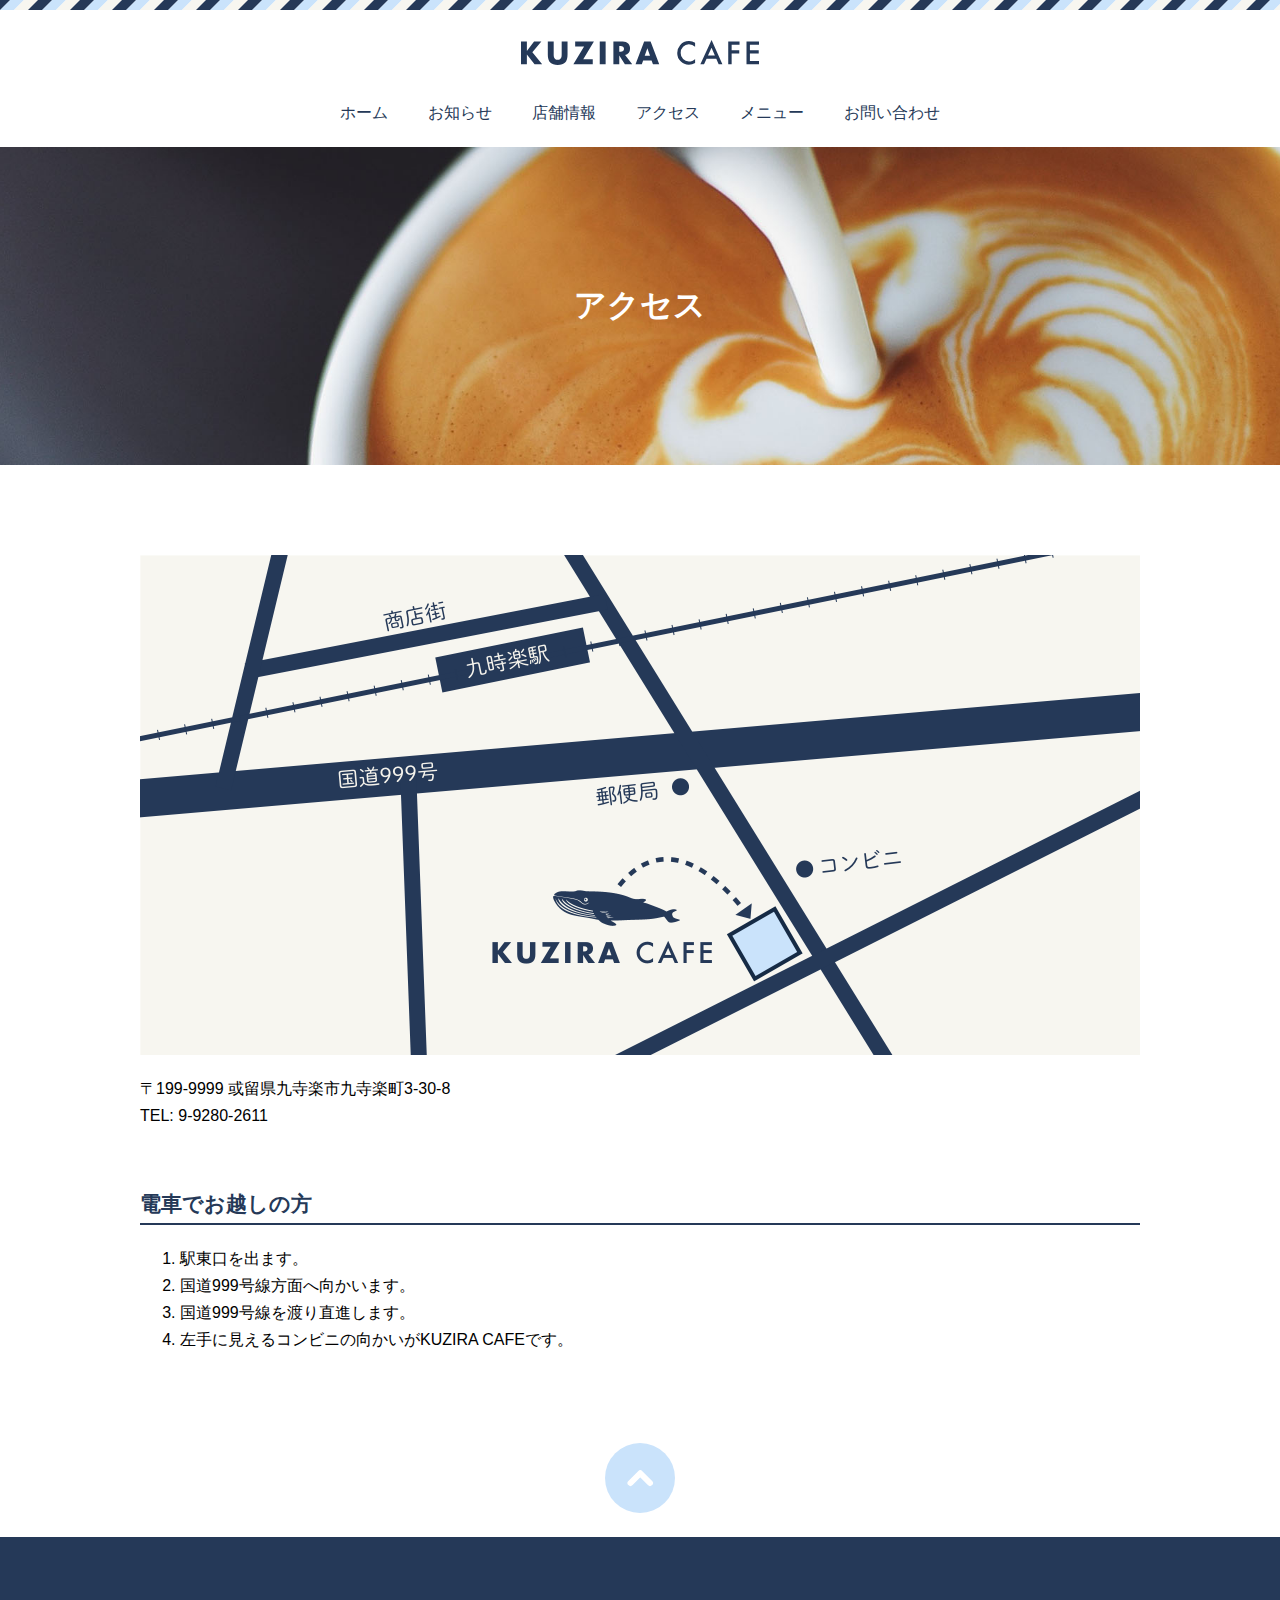
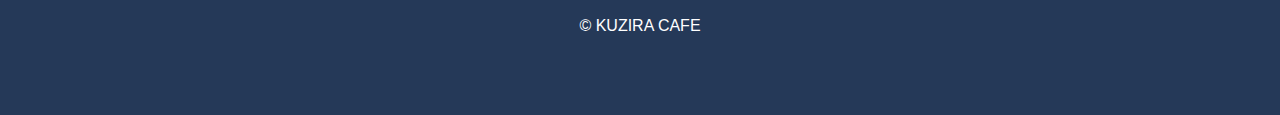
<file: HTML&CSSサンプル/site/access.html>
<!DOCTYPE html>
<html>
<head>
    <meta charset="UTF-8">
    <meta name="viewport" content="width=device-width, initial-scale=1">
    <title>アクセス | KUZIRA CAFE</title>
    <link rel="stylesheet" href="css/style.css">
</head>
<body id="top">
    <!-- ヘッダー -->
    <header class="header">
        <div class="logo">
            <a href="index.html"><img src="images/logo.svg" alt="KUZIRA CAFE"></a>
        </div>
        <nav class="nav">
            <ul>
                <li><a href="index.html">ホーム</a></li>
                <li><a href="index.html#news">お知らせ</a></li>
                <li><a href="index.html#shop">店舗情報</a></li>
                <li><a href="access.html">アクセス</a></li>
                <li><a href="menu.html">メニュー</a></li>
                <li><a href="contact.html">お問い合わせ</a></li>
            </ul>
        </nav>
    </header>
    <!-- ヘッダーここまで -->
    <h1 class="hero access">アクセス</h1>
    <!-- メイン -->
    <main>
        <img src="images/map.png" alt="地図">
        <p>
            〒199-9999 或留県九寺楽市九寺楽町3-30-8<br>
            TEL: 9-9280-2611
        </p>
        <h2>電車でお越しの方</h2>
        <ol>
            <li>駅東口を出ます。</li>
            <li>国道999号線方面へ向かいます。</li>
            <li>国道999号線を渡り直進します。</li>
            <li>左手に見えるコンビニの向かいがKUZIRA CAFEです。</li>
        </ol>
    </main>
    <!-- メインここまで -->
    <!-- フッター -->
    <footer>
        <div class="gotop">
            <a href="#top"><img src="images/gotop.svg" alt="ページトップへ戻る"></a>
        </div>
        <p class="copyright">&copy; KUZIRA CAFE</p>
    </footer>
    <!-- フッターここまで -->
</body>
</html>
</file>
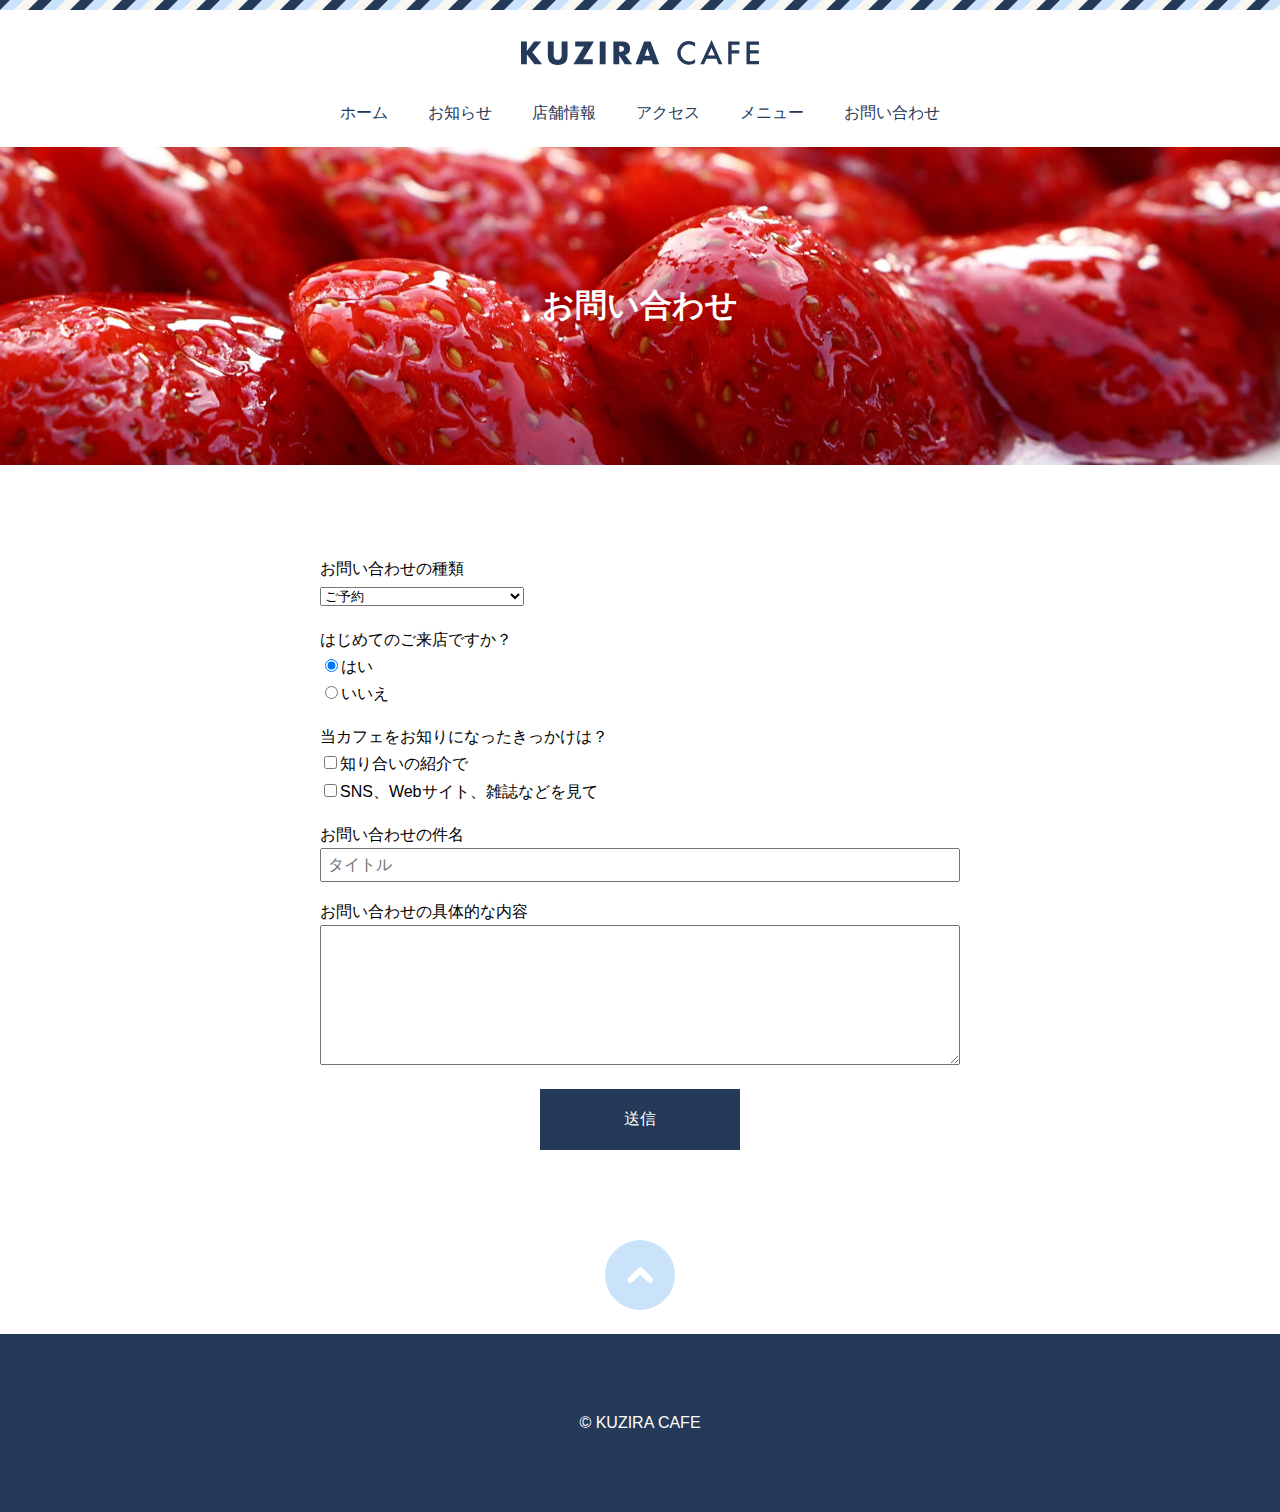
<file: HTML&CSSサンプル/site/contact.html>
<!DOCTYPE html>
<html>
<head>
    <meta charset="UTF-8">
    <meta name="viewport" content="width=device-width, initial-scale=1">
    <title>お問い合わせ | KUZIRA CAFE</title>
    <link rel="stylesheet" href="css/style.css">
</head>
<body id="top">
    <!-- ヘッダー -->
    <header class="header">
        <div class="logo">
            <a href="index.html"><img src="images/logo.svg" alt="KUZIRA CAFE"></a>
        </div>
        <nav class="nav">
            <ul>
                <li><a href="index.html">ホーム</a></li>
                <li><a href="index.html#news">お知らせ</a></li>
                <li><a href="index.html#shop">店舗情報</a></li>
                <li><a href="access.html">アクセス</a></li>
                <li><a href="menu.html">メニュー</a></li>
                <li><a href="contact.html">お問い合わせ</a></li>
            </ul>
        </nav>
    </header>
    <!-- ヘッダーここまで -->
    <h1 class="hero contact">お問い合わせ</h1>
    <!-- メイン -->
    <main>
        <form action="result.html">
            <p>
                <label for="kind">お問い合わせの種類</label><br>
                <select name="kind" id="kind">
                    <option value="1">ご予約</option>
                    <option value="2">イベントに関するお問い合わせ</option>
                    <option value="3">その他</option>
                </select>
            </p>
            <p>
                はじめてのご来店ですか？<br>
                <label><input type="radio" name="first" value="yes" checked>はい</label><br>
                <label><input type="radio" name="first" value="no">いいえ</label>
            </p>
            <p>
                当カフェをお知りになったきっかけは？<br>
                <label><input type="checkbox" name="how" value="friend">知り合いの紹介で</label><br>
                <label><input type="checkbox" name="how" value="magazine">SNS、Webサイト、雑誌などを見て</label>
            </p>
            <p>
                <label for="subject">お問い合わせの件名</label><br>
                <input type="text" name="subject" placeholder="タイトル" id="subject">
            </p>
            <p>
                <label for="message">お問い合わせの具体的な内容</label><br>
                <textarea name="message" id="message"></textarea>
            </p>
            <p class="submit">
                <input type="submit" value="送信">
            </p>
        </form>
    </main>
    <!-- メインここまで -->
    <!-- フッター -->
    <footer>
        <div class="gotop">
            <a href="#top"><img src="images/gotop.svg" alt="ページトップへ戻る"></a>
        </div>
        <p class="copyright">&copy; KUZIRA CAFE</p>
    </footer>
    <!-- フッターここまで -->
</body>
</html>
</file>
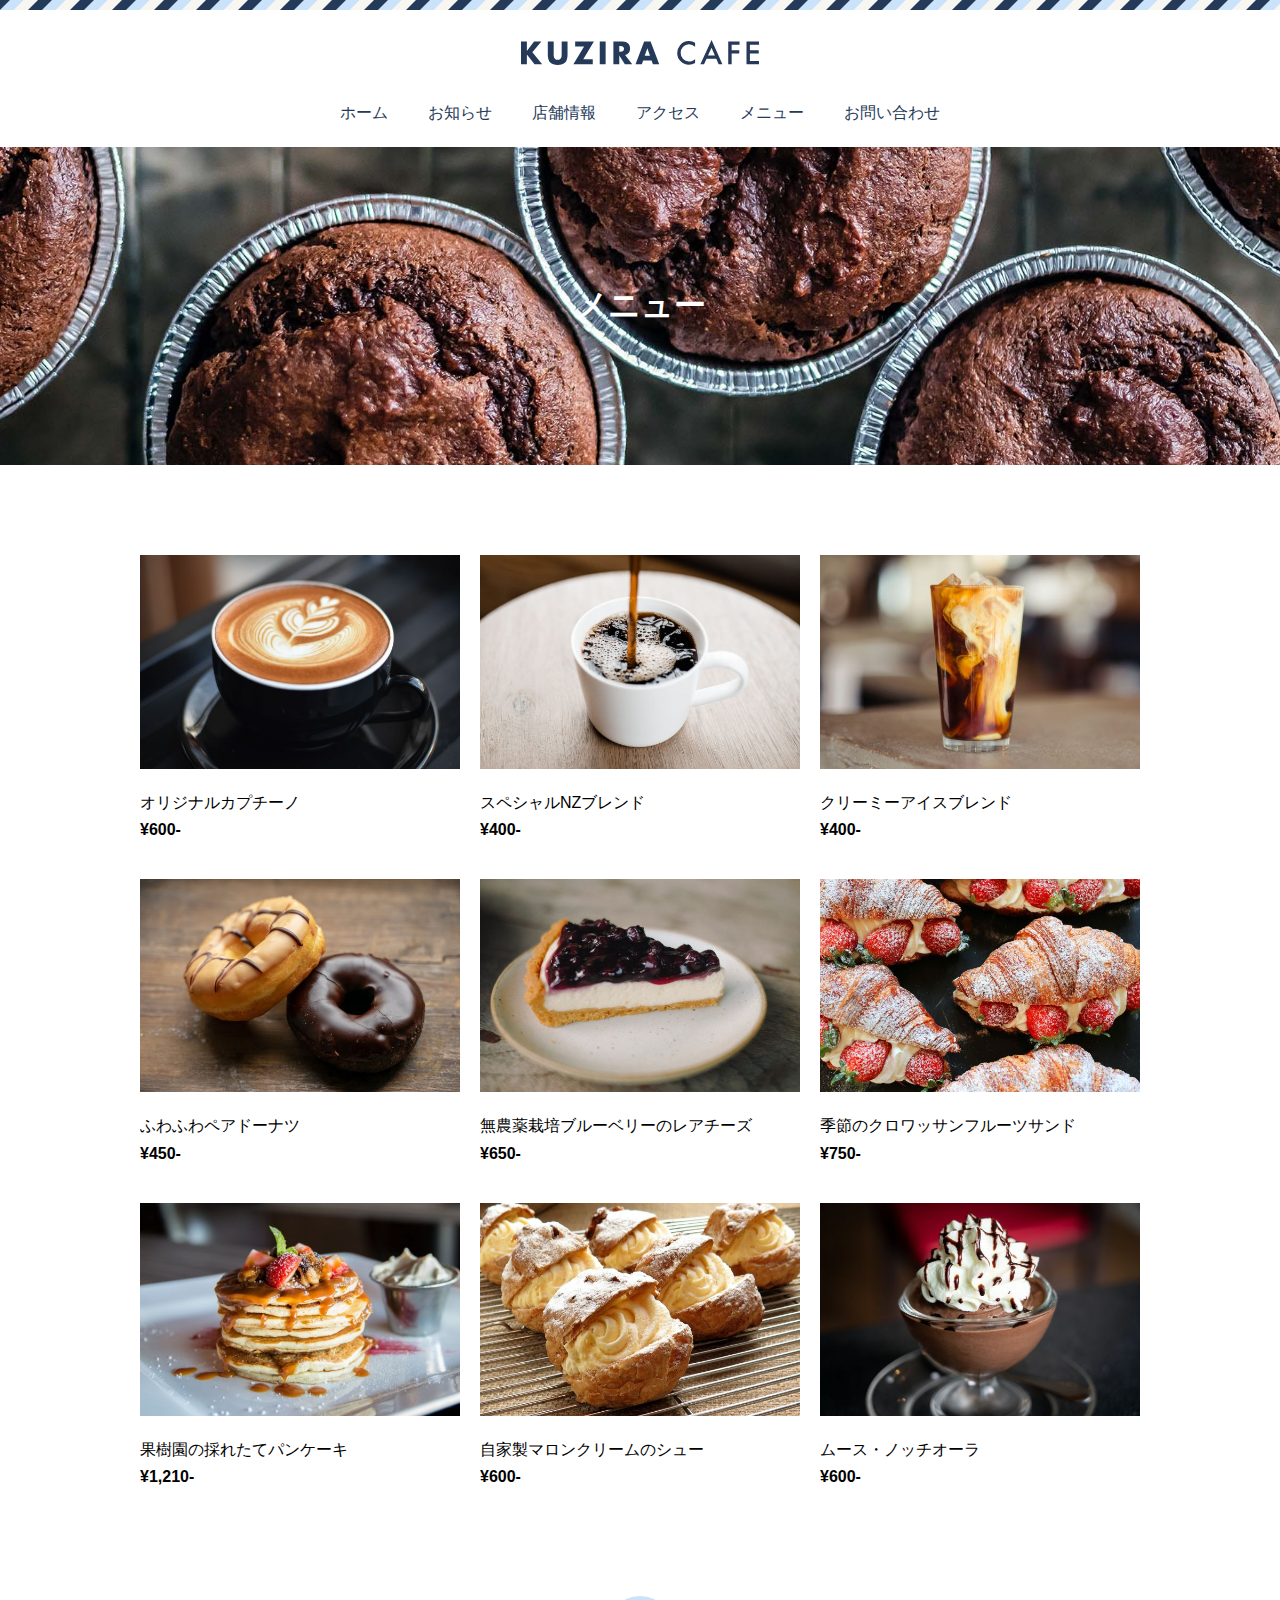
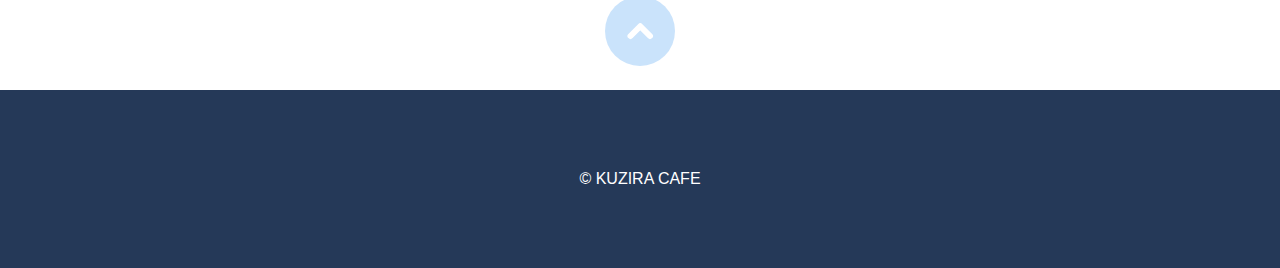
<file: HTML&CSSサンプル/site/menu.html>
<!DOCTYPE html>
<html>
<head>
    <meta charset="UTF-8">
    <meta name="viewport" content="width=device-width, initial-scale=1">
    <title>メニュー | KUZIRA CAFE</title>
    <link rel="stylesheet" href="css/style.css">
</head>
<body id="top">
    <!-- ヘッダー -->
    <header class="header">
        <div class="logo">
            <a href="index.html"><img src="images/logo.svg" alt="KUZIRA CAFE"></a>
        </div>
        <nav class="nav">
            <ul>
                <li><a href="index.html">ホーム</a></li>
                <li><a href="index.html#news">お知らせ</a></li>
                <li><a href="index.html#shop">店舗情報</a></li>
                <li><a href="access.html">アクセス</a></li>
                <li><a href="menu.html">メニュー</a></li>
                <li><a href="contact.html">お問い合わせ</a></li>
            </ul>
        </nav>
    </header>
    <!-- ヘッダーここまで -->
    <h1 class="hero menu">メニュー</h1>
    <!-- メイン -->
    <main>
        <div class="items">
            <div class="item">
                <img src="images/item1.jpg" alt="オリジナルカプチーノ">
                <p>
                    オリジナルカプチーノ<br>
                    <strong>¥600-</strong>
                </p>
            </div>
            <div class="item">
                <img src="images/item2.jpg" alt="スペシャルNZブレンド">
                <p>
                    スペシャルNZブレンド<br>
                    <strong>¥400-</strong>
                </p>
            </div>
            <div class="item">
                <img src="images/item3.jpg" alt="クリーミーアイスブレンド">
                <p>
                    クリーミーアイスブレンド<br>
                    <strong>¥400-</strong>
                </p>
            </div>
            <div class="item">
                <img src="images/item4.jpg" alt="とろけるペアのドーナツ">
                <p>
                    ふわふわペアドーナツ<br>
                    <strong>¥450-</strong>
                </p>
            </div>
            <div class="item">
                <img src="images/item5.jpg" alt="季節のレアチーズ">
                <p>
                    無農薬栽培ブルーベリーのレアチーズ<br>
                    <strong>¥650-</strong>
                </p>
            </div>
            <div class="item">
                <img src="images/item6.jpg" alt="季節のクロワッサンフルーツサンド">
                <p>
                    季節のクロワッサンフルーツサンド<br>
                    <strong>¥750-</strong>
                </p>
            </div>
            <div class="item">
                <img src="images/item7.jpg" alt="果樹園の採れたてパンケーキ">
                <p>
                    果樹園の採れたてパンケーキ<br>
                    <strong>¥1,210-</strong>
                </p>
            </div>
            <div class="item">
                <img src="images/item8.jpg" alt="自家製マロンクリームのシュー">
                <p>
                    自家製マロンクリームのシュー<br>
                    <strong>¥600-</strong>
                </p>
            </div>
            <div class="item">
                <img src="images/item9.jpg" alt="ムース・ノッチオーラ">
                <p>
                    ムース・ノッチオーラ<br>
                    <strong>¥600-</strong>
                </p>
            </div>
        </div>
    </main>
    <!-- メインここまで -->
    <!-- フッター -->
    <footer>
        <div class="gotop">
            <a href="#top"><img src="images/gotop.svg" alt="ページトップへ戻る"></a>
        </div>
        <p class="copyright">&copy; KUZIRA CAFE</p>
    </footer>
    <!-- フッターここまで -->
</body>
</html>
</file>
<file: HTML&CSSサンプル/cafe/css/style.css>
/* 全てのページに適用 */
html{
    font-size: 16px;
    font-family: sans-serif;
}

*{
    box-sizing: border-boxl
}

body{
    margin: 0 0 0 0;
}

p,li,td{
    line-height: 1.7;
}

a:link{
    color: #F07D34;
    text-decoration: none;
}

a:visited{
    color: #F07D34;
    text-decoration: none;
}

a:hover{
    text-decoration: underline;
}

a:active{
    text-decoration: underline;
}

img{
    max-width: 100%;
}

/*全てのページに適用 -header*/
.header{
    padding: 40px;
    background-image: url(../images/stripe.png);
    background-repeat: repeat-x;
}

.logo{
    /* padding-top: 40px; */
    text-align: center; 
}

.nav ul{
    margin: 30px 0 0 0;
    padding: 0;
    list-style-type: none;

    display: flex;
    justify-content: center;
    gap: 40px;
}

.nav a:link{
    color:#253958;
}

.nav a:visited{
    color:#253958;
}

.nav a:hover{
    text-decoration: none;
}

.nav a:active{
    text-decoration: none;
}

/*全てのページに適用 -hero*/
.hero{
    text-align: center;
    background-repeat: no-repeat;
    background-position: center;
    background-size: cover;
    color: #FFFFFF; 
    padding: 137px 0;
}

.hero.index{
    background-image: url(../images/home-hero.jpg);
    padding: 287px 0;
}

.hero.access{
    background-image: url(../images/access-hero.jpg);
}

.hero.menu{
    background-image: url(../images/menu-hero.jpg);
}

.hero.contact{
    background-image: url(../images/contact-hero.jpg);
}

/*全てのページに適用 -main*/

main{
    max-width: 1000px;
    margin: 90px auto 90px auto;
}

main h2{
    margin: 60px 0 20px 0;
    padding: 0 0 5px 0;
    border-bottom: 2px solid #253958;
    color: #253958;
    font-size: 1.3rem;
}

/*全てのページに適用 -footer*/
.gotop{
    text-align: center;
}

.copyright{
    text-align: center;
    color: #FFFFFF;
    background-color: #253958; 
    padding-top: 75px;
    padding-bottom: 75px;
    margin-top: 20px;
    margin-bottom: 0px;
}

/*個別のスタイル*/
/*index.html*/
.logo-whale{
    text-align: center;
}

.shop-info{
    border-collapse: collapse;
}

.shop-info th, .shop-info td{
    border: 1px solid #DBDBDB;
    padding: 20px;
}

.shop-info th{
    width: 112px;
    text-align: left;
    vertical-align: top;
}

/* menu.html */
.items{
    display: grid;
    grid-template-columns: 1fr 1fr 1fr;
    gap: 20px;
}

/*contact.html */
form{
    margin: 0 auto;
    max-width: 640px;
}

input[type="text"], textarea{
    padding: 6px;
    width: 100%;
    font-size: 1rem;
}

textarea{
    height: 140px;
}

.submit{
    text-align: center;
}

input[type="submit"]{
    border: none;
    padding: 20px;
    width: 200px;
    background-color: #253958;
    color:#FFFFFF;
    font-size: 1rem;
}
</file>
<file: HTML&CSSサンプル/site/css/style.css>
/* すべてのページに適用される設定 */
html {
    font-size: 16px;
    font-family: sans-serif;
    }
* {
    box-sizing: border-box;
}
body {
    margin: 0 0 0 0;
}
p, li, td {
    line-height: 1.7;
}
a:link {
    color: #F07D34;
    text-decoration: none;
}
a:visited {
    color: #F07D34;
    text-decoration: none;
}
a:hover {
    color: #F07D34;
    text-decoration: underline;
}
a:active {
    color: #F07D34;
    text-decoration: underline;
}
img {
    max-width: 100%;
}

/* すべてのページに適用 - ヘッダー */
.header {
    padding-top: 40px;
    background-image: url(../images/stripe.png);
    background-repeat: repeat-x;
}
.logo {
    text-align: center;
}
.nav ul {
    margin: 30px 0 0 0;
    padding: 0;
    list-style-type: none;

    display: flex;
    justify-content: center;
    gap: 40px;
}
.nav a:link {
    color: #253958;
}
.nav a:visited {
    color: #253958;
}
.nav a:hover {
    text-decoration: none;
}
.nav a:active {
    text-decoration: none;
}

/* すべてのページに適用 - ヒーロー */
.hero {
    padding: 137px 0;
    background-repeat: no-repeat;
    background-position: center;
    background-size: cover;
    color: #FFFFFF;
    text-align: center;
}
.hero.index {
    padding: 287px 0;
    background-image: url(../images/home-hero.jpg);
}
.hero.access {
    background-image: url(../images/access-hero.jpg);
}
.hero.menu {
    background-image: url(../images/menu-hero.jpg);
}
.hero.contact {
    background-image: url(../images/contact-hero.jpg);
}

/* すべてのページに適用 - メイン */
main {
    margin: 90px auto 90px auto;
    max-width: 1000px;
}
main h2 {
    margin: 60px 0 20px 0;
    border-bottom: 2px solid #253958;
    padding: 0 0 5px 0;
    color: #253958;
    font-size: 1.3rem;
}

/* すべてのページに適用 - フッター */
.gotop {
    text-align: center;
}
.copyright {
    margin-top: 20px;
    margin-bottom: 0;
    padding-top: 75px;
    padding-bottom: 75px;
    background-color: #253958;
    color: #FFFFFF;
    text-align: center;
}

/* 個別のスタイル */
/* index.html */
.logo-whale {
    text-align: center;
}
.shop-info {
    border-collapse: collapse;
}
.shop-info th, .shop-info td {
    border: 1px solid #DBDBDB;
    padding: 20px;
}
.shop-info th {
    width: 112px;
    text-align: left;
    vertical-align: top;
}

/* menu.html */
.items {
    display: grid;
    grid-template-columns: 1fr 1fr 1fr;
    gap: 20px;
}

/* contact.html */
form {
    margin: 0 auto;
    max-width: 640px;
}
input[type="text"], textarea {
    padding: 6px;
    width: 100%;
    font-size: 1rem;
}
textarea {
    height: 140px;
}
.submit {
    text-align: center;
}
input[type="submit"] {
    border: none;
    padding: 20px;
    width: 200px;
    background-color: #253958;
    color: #FFFFFF;
    font-size: 1rem;
}

/* モバイル対応 */
@media(max-width: 767px) {
    .nav ul {
        flex-wrap: wrap;
        gap: 20px;
    }
    main {
        padding: 0 4%;
    }

    /* index.html */
    .hero.index {
        padding: 28vh 0;
    }

    /* menu.html */
    .items {
        grid-template-columns: 1fr 1fr;
    }
}
</file>
